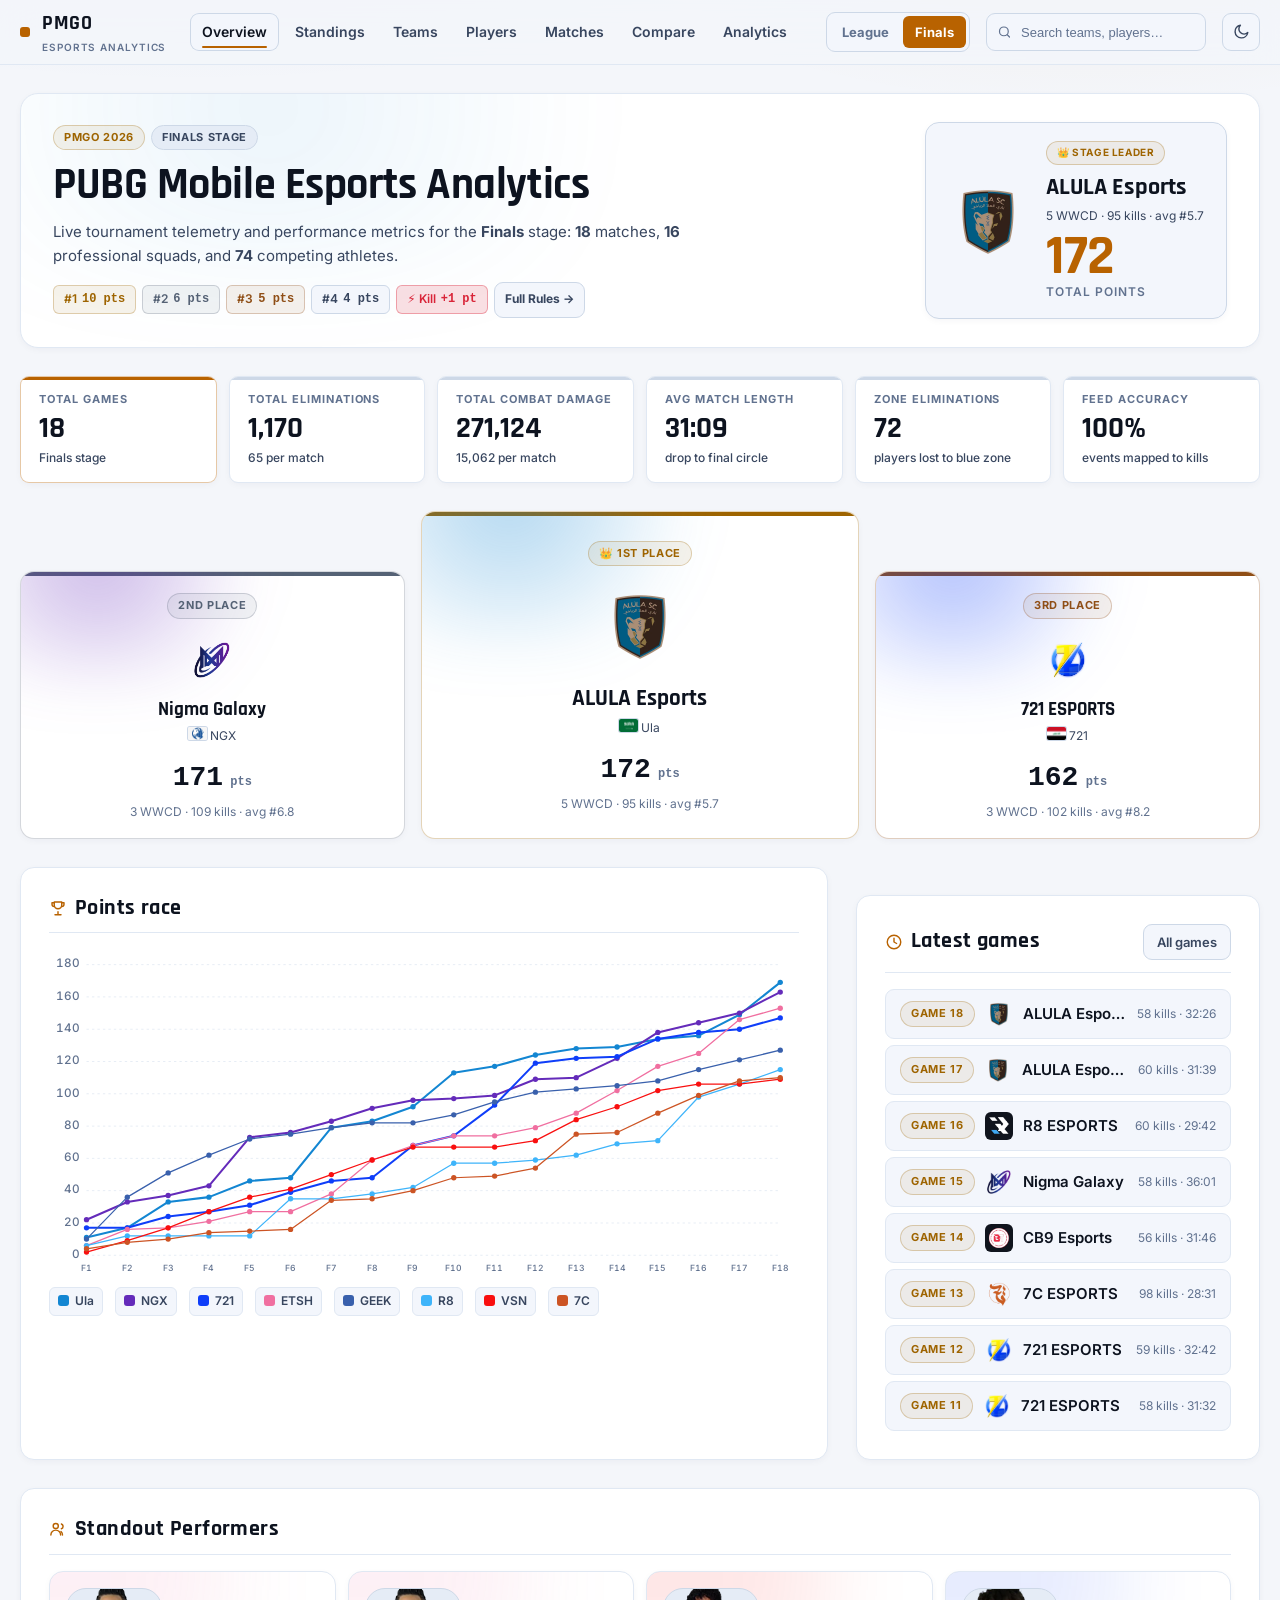
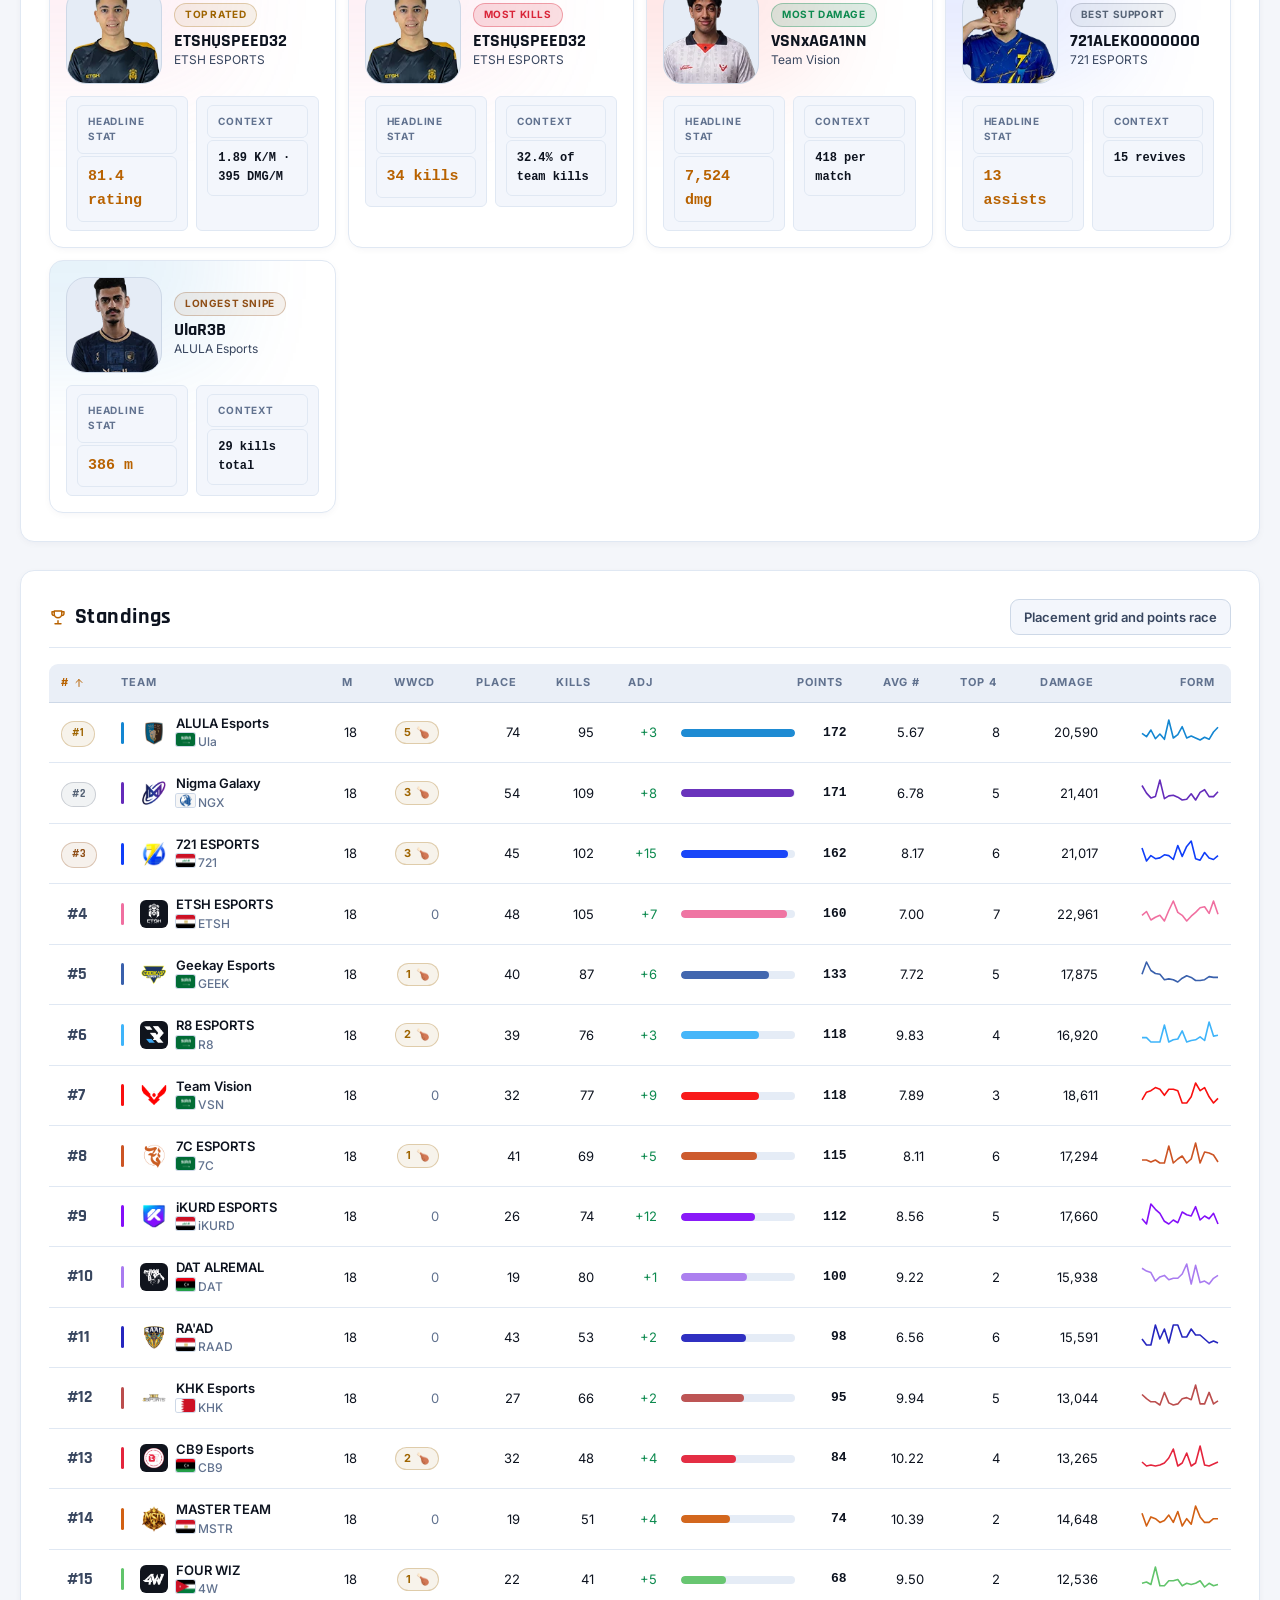
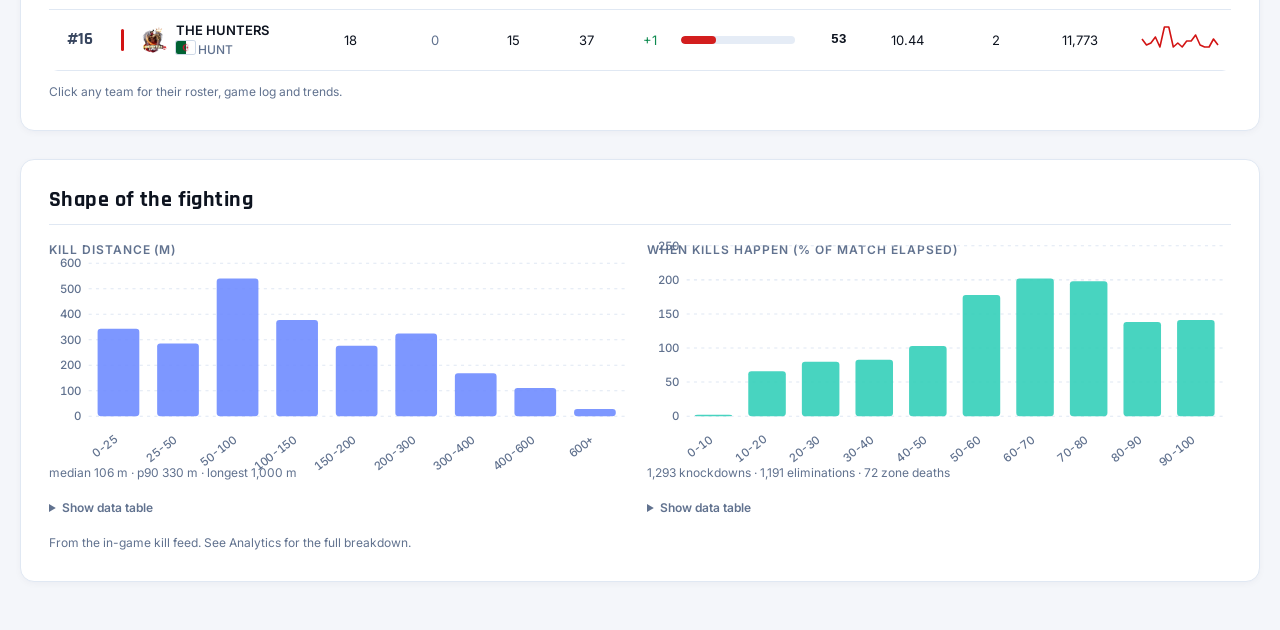
<file: index.html>
<!doctype html>
<html lang="en">
<head>
<meta charset="utf-8">
<meta name="viewport" content="width=device-width, initial-scale=1">
<title>PMGO Analytics — PUBG Mobile esports stats</title>
<meta name="description" content="Match results, team and player statistics, and analytics for the PMGO PUBG Mobile competition.">
<meta name="color-scheme" content="dark light">
<meta name="theme-color" content="#0b0e14" media="(prefers-color-scheme: dark)">
<meta name="theme-color" content="#f4f6fb" media="(prefers-color-scheme: light)">
<meta property="og:title" content="PMGO Analytics">
<meta property="og:description" content="PUBG Mobile esports analytics: standings, team and player stats, match breakdowns and comparisons.">
<meta property="og:type" content="website">
<script>
  /* Apply the stored theme before first paint so there is no flash. */
  (function () {
    try {
      var t = localStorage.getItem('pmgo.theme');
      if (t === 'light' || t === 'dark') document.documentElement.dataset.theme = t;
    } catch (e) { /* private mode: fall back to the OS preference */ }
  })();
</script>
<link rel="preconnect" href="https://fonts.googleapis.com">
<link rel="preconnect" href="https://fonts.gstatic.com" crossorigin>
<link href="https://fonts.googleapis.com/css2?family=Inter:wght@400;500;600;700;800&family=Rajdhani:wght@500;600;700;800&display=swap" rel="stylesheet">
<link rel="stylesheet" href="assets/css/app.css?v=18">
<link rel="icon" href="data:image/svg+xml,%3Csvg xmlns='http://www.w3.org/2000/svg' viewBox='0 0 32 32'%3E%3Crect width='32' height='32' rx='7' fill='%230b0e14'/%3E%3Crect x='7' y='16' width='4' height='9' rx='1.5' fill='%23ffb02e'/%3E%3Crect x='14' y='11' width='4' height='14' rx='1.5' fill='%2335d0ba'/%3E%3Crect x='21' y='6' width='4' height='19' rx='1.5' fill='%236f8cff'/%3E%3C/svg%3E">
</head>
<body>

<a class="skip-link" href="#main">Skip to content</a>

<header class="top">
  <div class="top-inner">
    <a class="brand" href="#/" aria-label="PMGO Analytics — home">
      <span class="dot" aria-hidden="true"></span>
      <span>PMGO<small>Esports Analytics</small></span>
    </a>
    <nav class="main" id="nav" aria-label="Main"></nav>
    <div class="scope-picker" id="scope" role="group" aria-label="Tournament stage"></div>
    <div class="search-box">
      <span class="icon" aria-hidden="true"></span>
      <input id="search" type="search" placeholder="Search teams, players…" autocomplete="off"
        role="combobox" aria-expanded="false" aria-controls="search-results"
        aria-label="Search teams, players and games">
      <div class="search-results hidden" id="search-results" role="listbox" aria-label="Search results"></div>
    </div>
    <button class="icon-btn" id="theme-toggle" type="button" aria-label="Switch theme"></button>
  </div>
</header>

<main id="main">
  <div class="wrap" id="view" aria-live="polite" aria-busy="true"></div>
</main>

<div class="tooltip" id="tooltip" role="status" aria-live="polite"></div>

<script type="module" src="assets/js/main.js?v=18"></script>
</body>
</html>
</file>
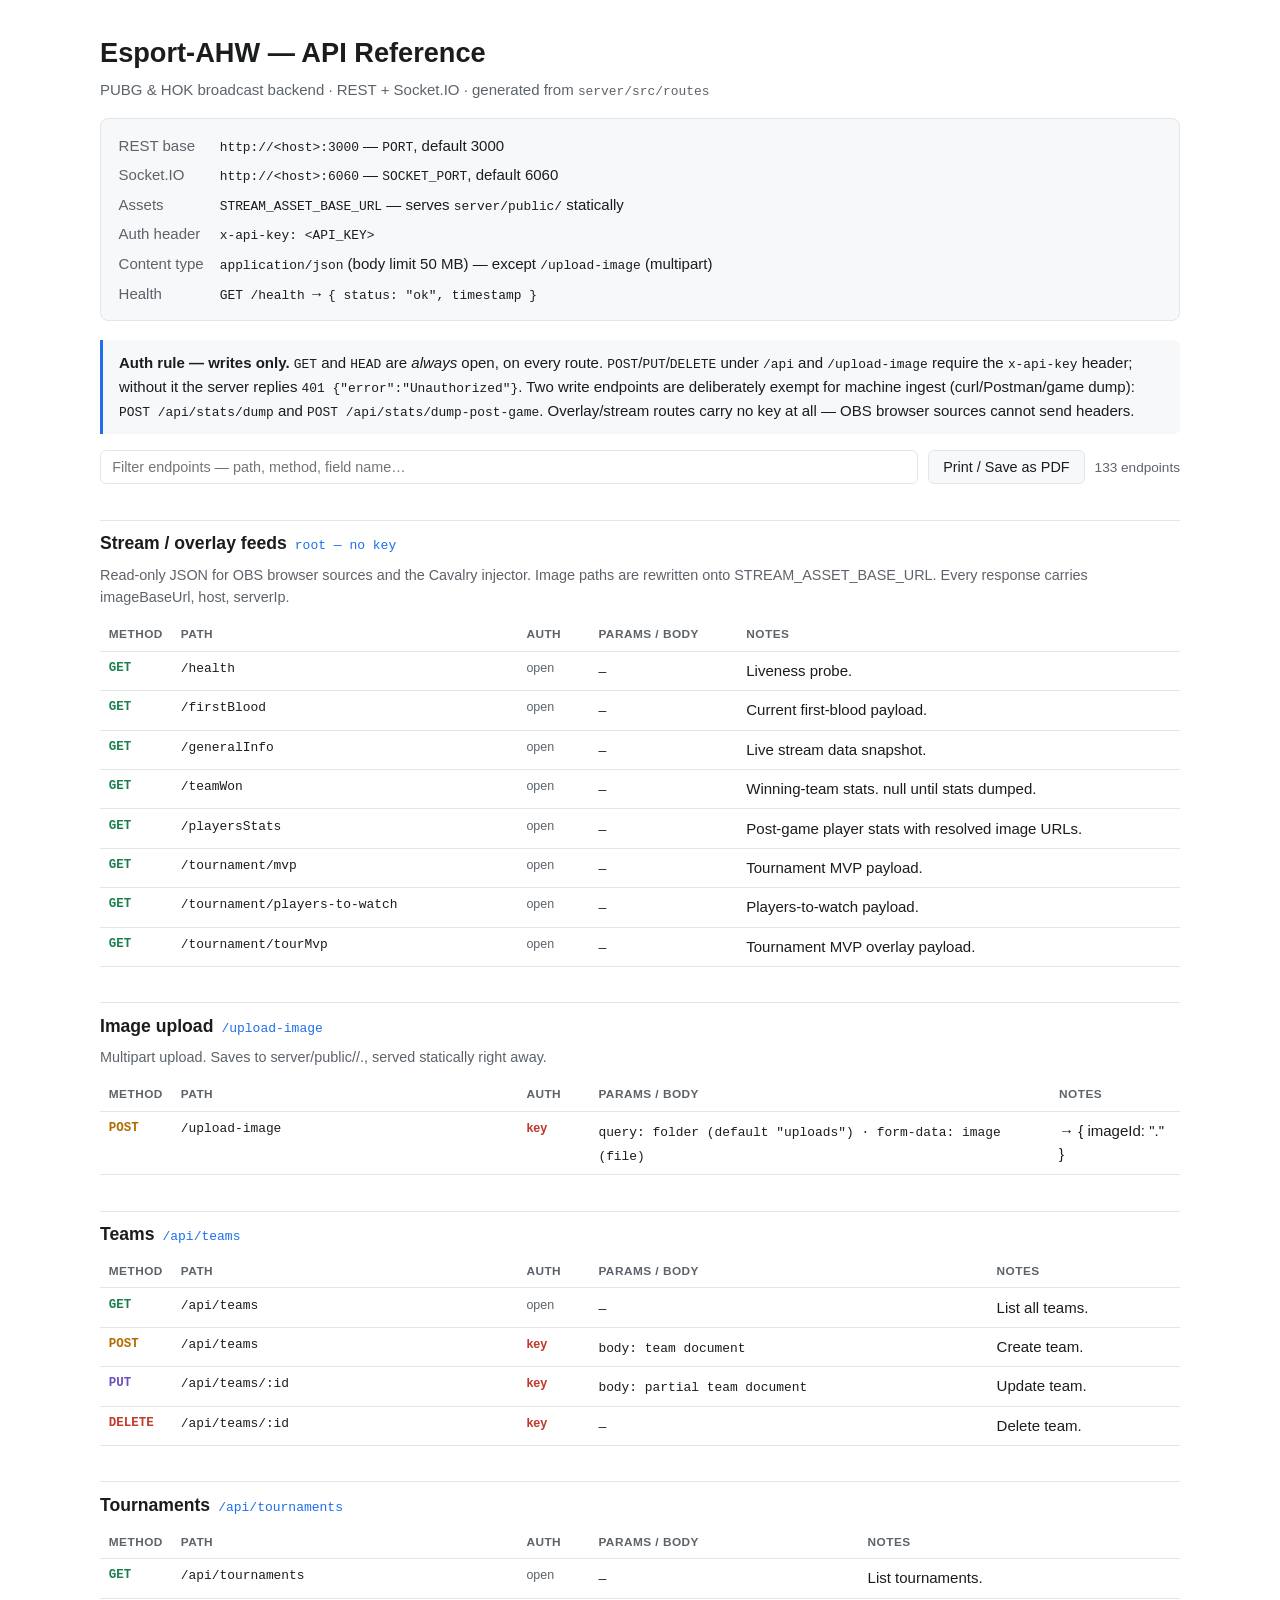
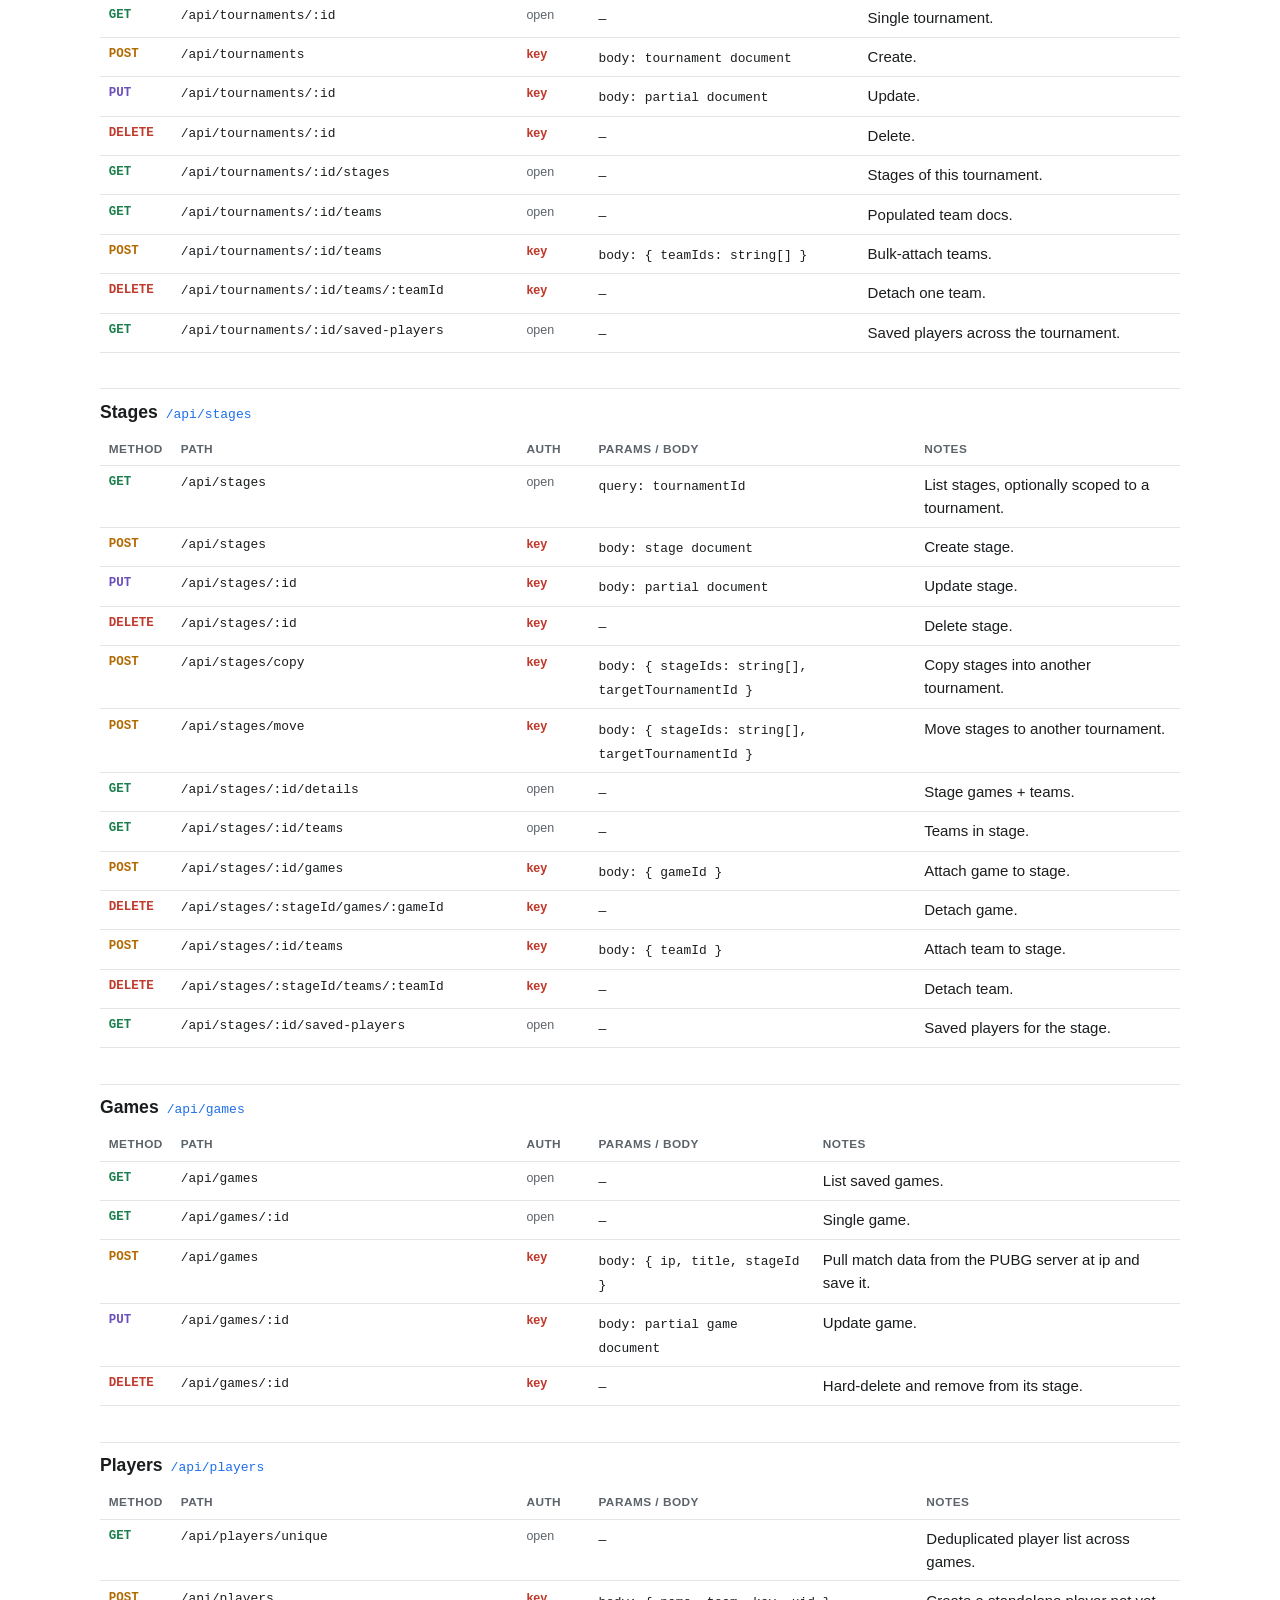
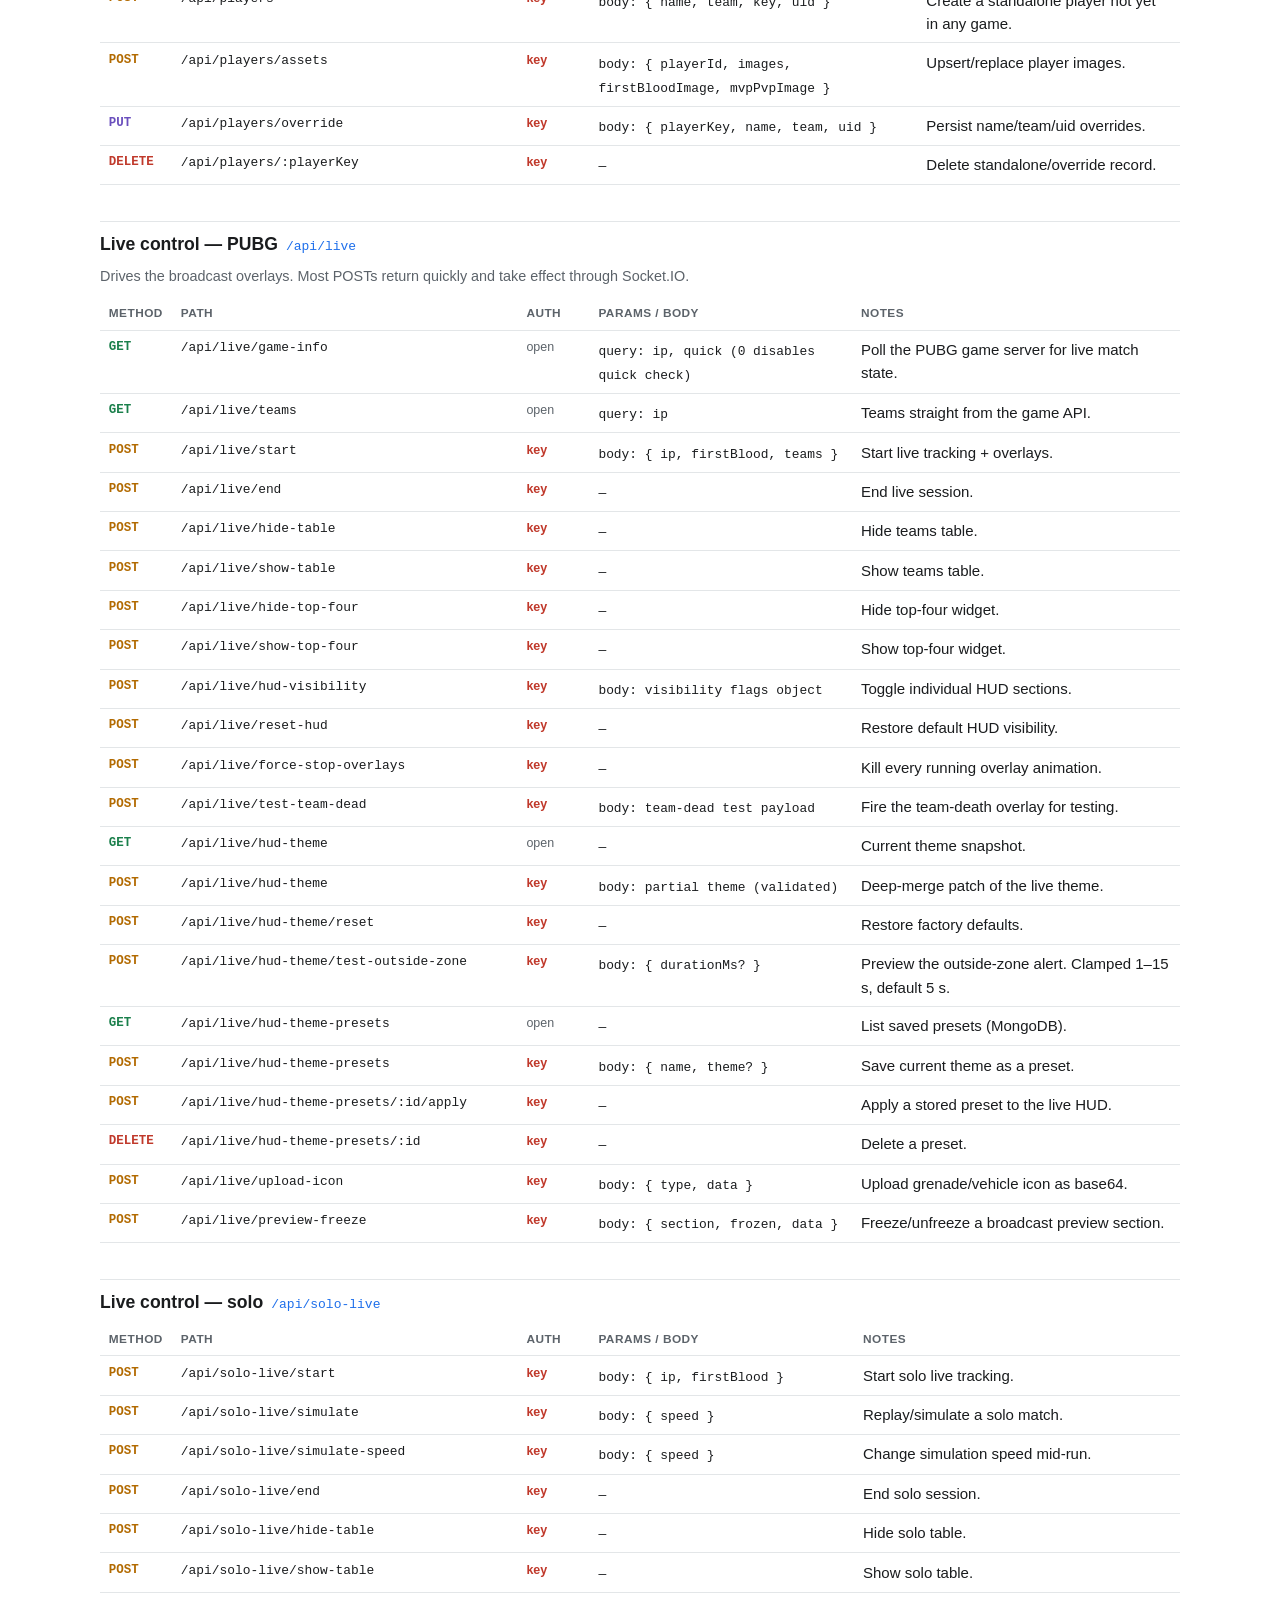
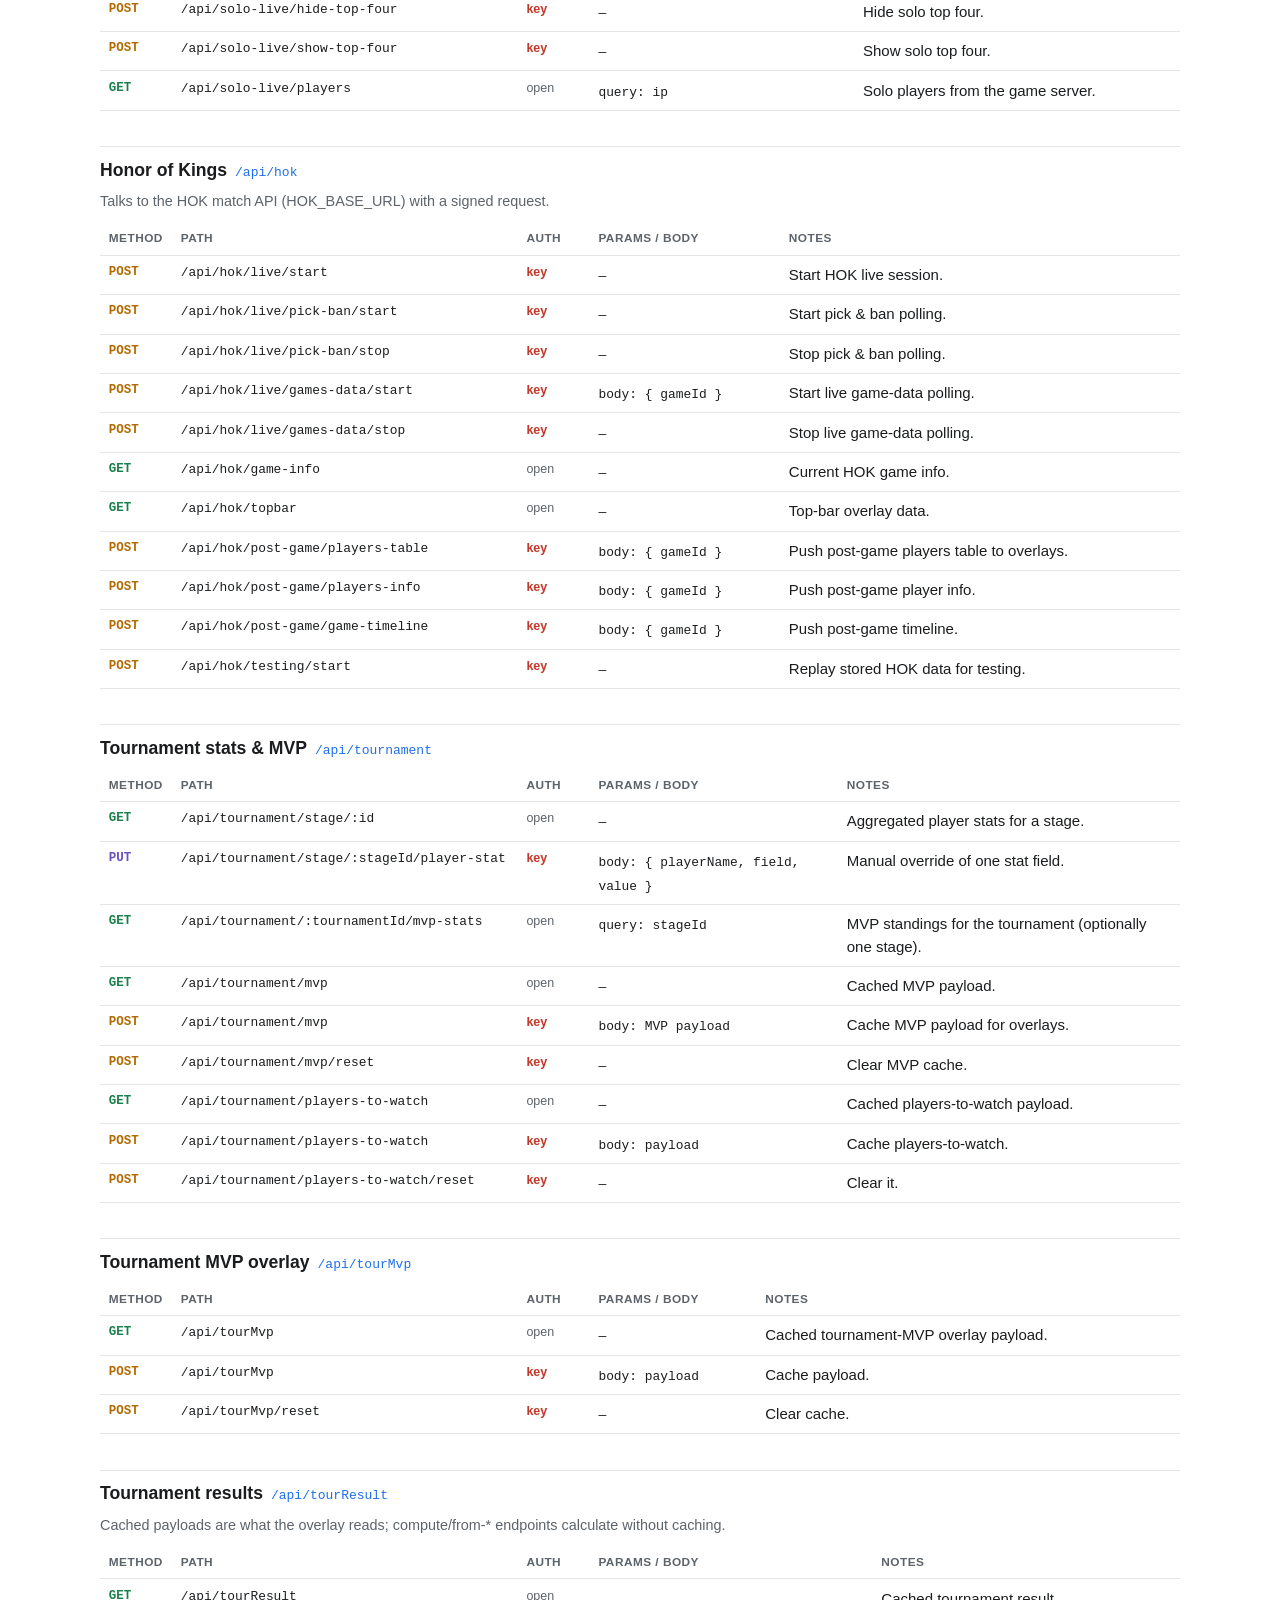
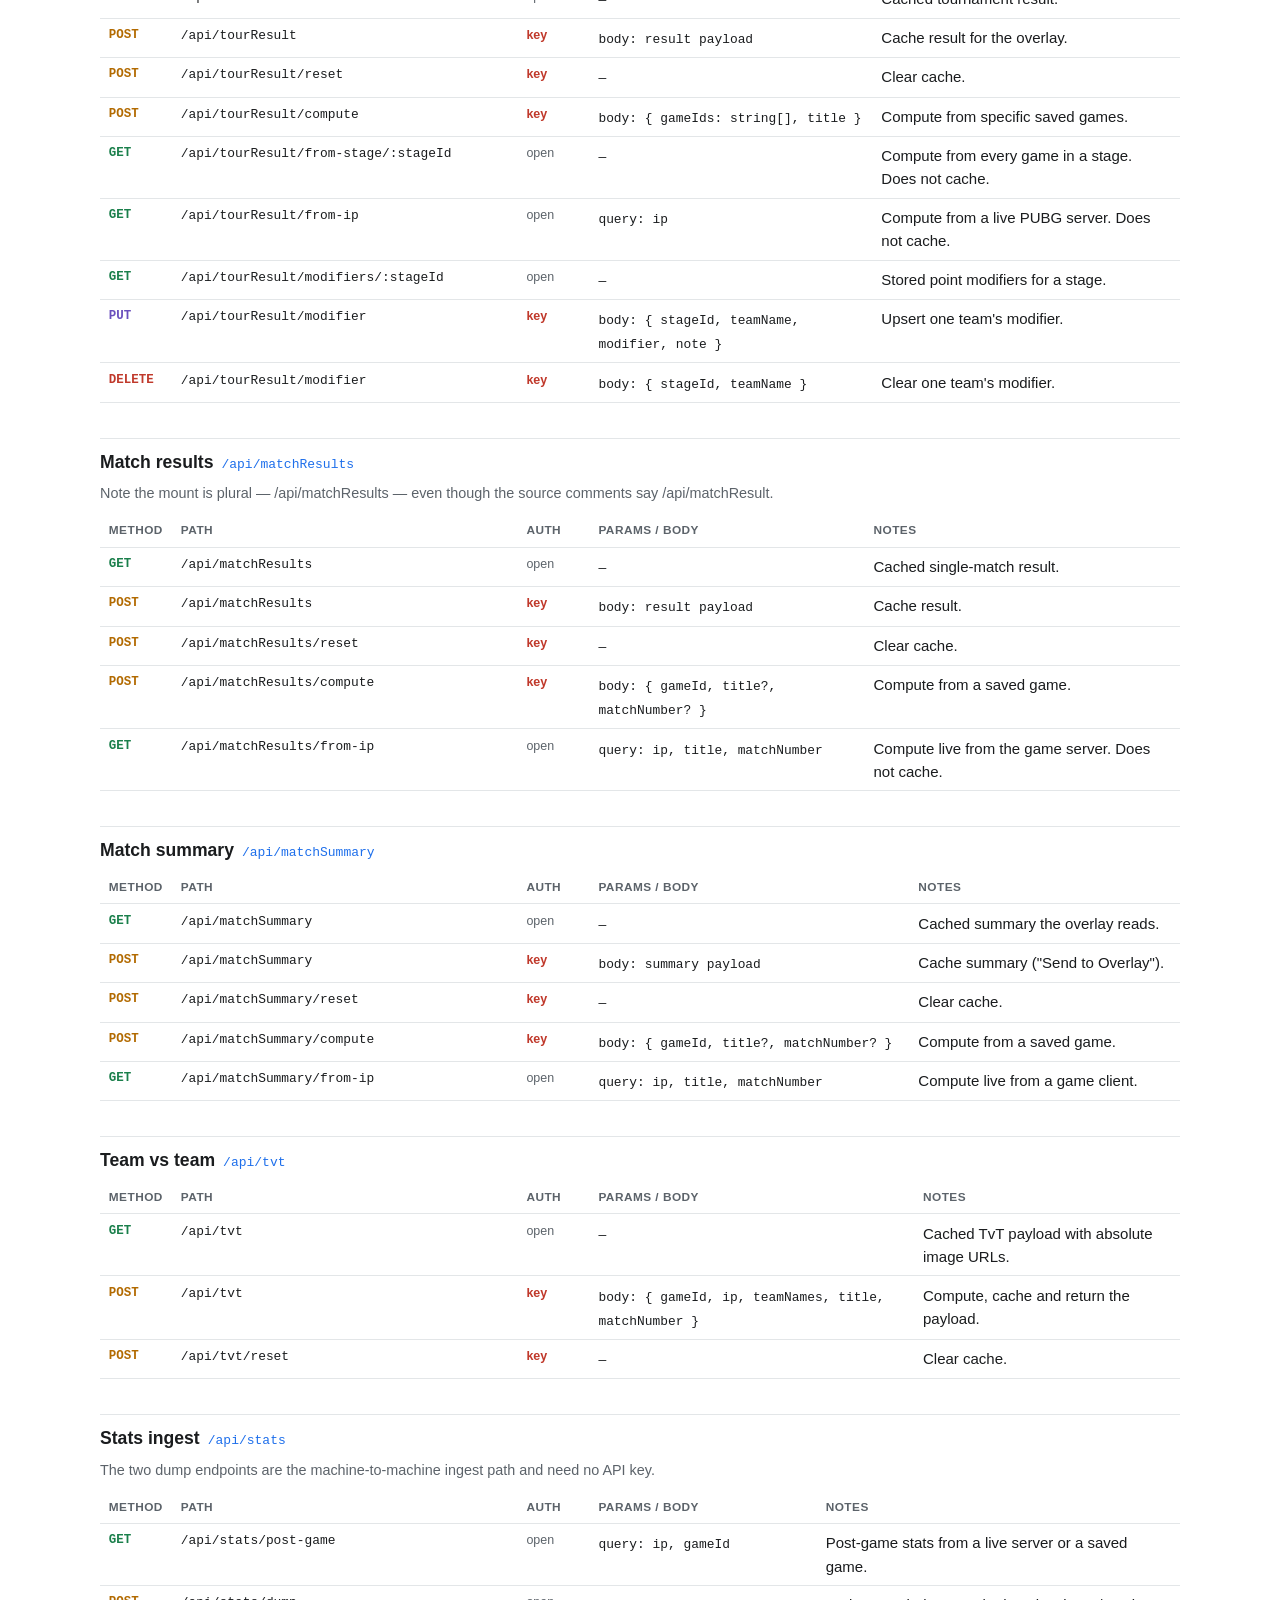
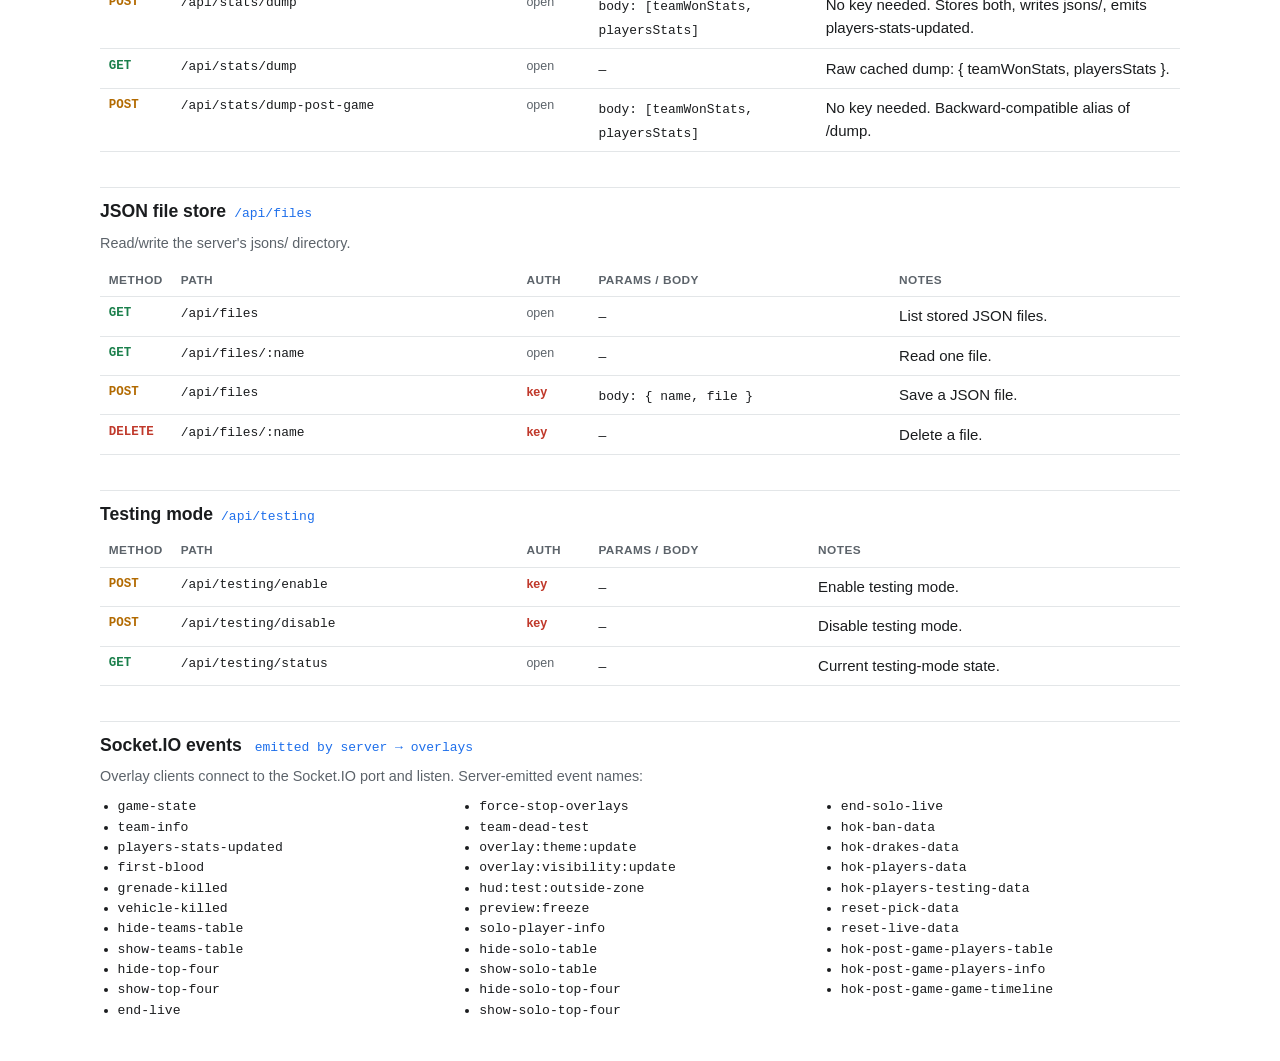
<file: API.html>
<!doctype html>
<html lang="en">
<head>
<meta charset="utf-8">
<meta name="viewport" content="width=device-width, initial-scale=1">
<title>Esport-AHW — API Reference</title>
<style>
  :root {
    --bg: #ffffff; --fg: #1a1c1e; --muted: #5c636a; --line: #e3e6e8;
    --card: #f7f8f9; --accent: #1e6feb;
    --get: #1a7f4b; --post: #b26a00; --put: #6a4fbd; --del: #c0392b;
  }
  @media (prefers-color-scheme: dark) {
    :root {
      --bg: #16181a; --fg: #e6e8ea; --muted: #9aa3ab; --line: #2c3034;
      --card: #1e2124; --accent: #6aa3ff;
      --get: #4cc38a; --post: #e0a458; --put: #a68ff0; --del: #f0736a;
    }
  }
  * { box-sizing: border-box; }
  body { margin: 0; padding: 2rem 1.25rem 4rem; background: var(--bg); color: var(--fg);
         font: 15px/1.55 -apple-system, "Segoe UI", Roboto, sans-serif; }
  .wrap { max-width: 1080px; margin: 0 auto; }
  h1 { font-size: 1.7rem; margin: 0 0 .25rem; }
  h2 { font-size: 1.1rem; margin: 2.2rem 0 .4rem; padding-top: .6rem; border-top: 1px solid var(--line); }
  h2 .mount { font: 13px/1 ui-monospace, "Cascadia Code", Consolas, monospace; color: var(--accent); margin-left: .5rem; }
  p.sub { color: var(--muted); margin: .2rem 0 1rem; }
  p.gdesc { color: var(--muted); margin: .2rem 0 .6rem; font-size: .9rem; }
  code, .path { font-family: ui-monospace, "Cascadia Code", Consolas, monospace; font-size: .86em; }
  .meta { background: var(--card); border: 1px solid var(--line); border-radius: 8px; padding: .9rem 1.1rem; margin-bottom: 1.2rem; }
  .meta dl { display: grid; grid-template-columns: max-content 1fr; gap: .35rem 1rem; margin: 0; }
  .meta dt { color: var(--muted); }
  .meta dd { margin: 0; }
  .note { border-left: 3px solid var(--accent); background: var(--card); padding: .7rem 1rem; margin: 1rem 0; border-radius: 0 6px 6px 0; }
  .note.warn { border-left-color: var(--del); }
  table { width: 100%; border-collapse: collapse; margin-bottom: .5rem; }
  th, td { text-align: left; padding: .45rem .55rem; border-bottom: 1px solid var(--line); vertical-align: top; }
  th { font-size: .74rem; text-transform: uppercase; letter-spacing: .04em; color: var(--muted); font-weight: 600; }
  td.m { width: 4.5rem; font-weight: 700; font-size: .78rem; font-family: ui-monospace, Consolas, monospace; }
  td.p { width: 32%; }
  td.a { width: 4.5rem; font-size: .78rem; }
  .GET { color: var(--get); } .POST { color: var(--post); }
  .PUT { color: var(--put); } .DELETE { color: var(--del); }
  .key { color: var(--del); font-weight: 600; }
  .open { color: var(--muted); }
  .tools { display: flex; gap: .6rem; flex-wrap: wrap; align-items: center; margin-bottom: 1rem; }
  input[type=search] { flex: 1 1 240px; padding: .5rem .7rem; border: 1px solid var(--line);
                       border-radius: 6px; background: var(--bg); color: var(--fg); font-size: .9rem; }
  button { padding: .5rem .9rem; border: 1px solid var(--line); border-radius: 6px;
           background: var(--card); color: var(--fg); font-size: .9rem; cursor: pointer; }
  .count { color: var(--muted); font-size: .85rem; }
  .hidden { display: none; }
  ul.ev { columns: 3; column-gap: 1.4rem; padding-left: 1.1rem; margin: .4rem 0; }
  ul.ev li { break-inside: avoid; font-family: ui-monospace, Consolas, monospace; font-size: .82rem; }
  footer { margin-top: 3rem; color: var(--muted); font-size: .82rem; border-top: 1px solid var(--line); padding-top: 1rem; }
  @media print {
    body { padding: 0; font-size: 10.5px; color: #000; background: #fff; }
    .tools, .noprint { display: none !important; }
    h2 { break-after: avoid; }
    tr { break-inside: avoid; }
    a { color: #000; text-decoration: none; }
  }
</style>
</head>
<body>
<div class="wrap">

<h1>Esport-AHW — API Reference</h1>
<p class="sub">PUBG &amp; HOK broadcast backend · REST + Socket.IO · generated from <code>server/src/routes</code></p>

<div class="meta">
  <dl>
    <dt>REST base</dt><dd><code>http://&lt;host&gt;:3000</code> — <code>PORT</code>, default 3000</dd>
    <dt>Socket.IO</dt><dd><code>http://&lt;host&gt;:6060</code> — <code>SOCKET_PORT</code>, default 6060</dd>
    <dt>Assets</dt><dd><code>STREAM_ASSET_BASE_URL</code> — serves <code>server/public/</code> statically</dd>
    <dt>Auth header</dt><dd><code>x-api-key: &lt;API_KEY&gt;</code></dd>
    <dt>Content type</dt><dd><code>application/json</code> (body limit 50 MB) — except <code>/upload-image</code> (multipart)</dd>
    <dt>Health</dt><dd><code>GET /health</code> → <code>{ status: "ok", timestamp }</code></dd>
  </dl>
</div>

<div class="note">
  <strong>Auth rule — writes only.</strong> <code>GET</code> and <code>HEAD</code> are <em>always</em> open, on every route.
  <code>POST</code>/<code>PUT</code>/<code>DELETE</code> under <code>/api</code> and <code>/upload-image</code> require the
  <code>x-api-key</code> header; without it the server replies <code>401 {"error":"Unauthorized"}</code>.
  Two write endpoints are deliberately exempt for machine ingest (curl/Postman/game dump):
  <code>POST /api/stats/dump</code> and <code>POST /api/stats/dump-post-game</code>.
  Overlay/stream routes carry no key at all — OBS browser sources cannot send headers.
</div>

<div class="tools noprint">
  <input type="search" id="q" placeholder="Filter endpoints — path, method, field name…" autocomplete="off">
  <button onclick="window.print()">Print / Save as PDF</button>
  <span class="count" id="count"></span>
</div>

<div id="groups"></div>

<h2>Socket.IO events <span class="mount">emitted by server → overlays</span></h2>
<p class="gdesc">Overlay clients connect to the Socket.IO port and listen. Server-emitted event names:</p>
<ul class="ev">
  <li>game-state</li><li>team-info</li><li>players-stats-updated</li>
  <li>first-blood</li><li>grenade-killed</li><li>vehicle-killed</li>
  <li>hide-teams-table</li><li>show-teams-table</li><li>hide-top-four</li><li>show-top-four</li>
  <li>end-live</li><li>force-stop-overlays</li><li>team-dead-test</li>
  <li>overlay:theme:update</li><li>overlay:visibility:update</li>
  <li>hud:test:outside-zone</li><li>preview:freeze</li>
  <li>solo-player-info</li><li>hide-solo-table</li><li>show-solo-table</li>
  <li>hide-solo-top-four</li><li>show-solo-top-four</li><li>end-solo-live</li>
  <li>hok-ban-data</li><li>hok-drakes-data</li><li>hok-players-data</li>
  <li>hok-players-testing-data</li><li>reset-pick-data</li><li>reset-live-data</li>
  <li>hok-post-game-players-table</li><li>hok-post-game-players-info</li><li>hok-post-game-game-timeline</li>
</ul>

<footer>
  Source of truth: <code>server/src/routes/index.ts</code> (mounts) and <code>server/src/index.ts</code> (app wiring).
  Not mounted, therefore not reachable: <code>routes/weeks.ts</code> and <code>routes/live3.ts</code>.
</footer>

</div>

<script>
// Data mirrors server/src/routes. Row = [method, path, params/body, note]
const GROUPS = [
  { name: "Stream / overlay feeds", mount: "root — no key", desc: "Read-only JSON for OBS browser sources and the Cavalry injector. Image paths are rewritten onto STREAM_ASSET_BASE_URL. Every response carries imageBaseUrl, host, serverIp.", rows: [
    ["GET", "/health", "—", "Liveness probe."],
    ["GET", "/firstBlood", "—", "Current first-blood payload."],
    ["GET", "/generalInfo", "—", "Live stream data snapshot."],
    ["GET", "/teamWon", "—", "Winning-team stats. null until stats dumped."],
    ["GET", "/playersStats", "—", "Post-game player stats with resolved image URLs."],
    ["GET", "/tournament/mvp", "—", "Tournament MVP payload."],
    ["GET", "/tournament/players-to-watch", "—", "Players-to-watch payload."],
    ["GET", "/tournament/tourMvp", "—", "Tournament MVP overlay payload."],
  ]},

  { name: "Image upload", mount: "/upload-image", desc: "Multipart upload. Saves to server/public/<folder>/<uuid>.<ext>, served statically right away.", rows: [
    ["POST", "/upload-image", "query: folder (default \"uploads\") · form-data: image (file)", "→ { imageId: \"<uuid>.<ext>\" }"],
  ]},

  { name: "Teams", mount: "/api/teams", desc: "", rows: [
    ["GET", "/api/teams", "—", "List all teams."],
    ["POST", "/api/teams", "body: team document", "Create team."],
    ["PUT", "/api/teams/:id", "body: partial team document", "Update team."],
    ["DELETE", "/api/teams/:id", "—", "Delete team."],
  ]},

  { name: "Tournaments", mount: "/api/tournaments", desc: "", rows: [
    ["GET", "/api/tournaments", "—", "List tournaments."],
    ["GET", "/api/tournaments/:id", "—", "Single tournament."],
    ["POST", "/api/tournaments", "body: tournament document", "Create."],
    ["PUT", "/api/tournaments/:id", "body: partial document", "Update."],
    ["DELETE", "/api/tournaments/:id", "—", "Delete."],
    ["GET", "/api/tournaments/:id/stages", "—", "Stages of this tournament."],
    ["GET", "/api/tournaments/:id/teams", "—", "Populated team docs."],
    ["POST", "/api/tournaments/:id/teams", "body: { teamIds: string[] }", "Bulk-attach teams."],
    ["DELETE", "/api/tournaments/:id/teams/:teamId", "—", "Detach one team."],
    ["GET", "/api/tournaments/:id/saved-players", "—", "Saved players across the tournament."],
  ]},

  { name: "Stages", mount: "/api/stages", desc: "", rows: [
    ["GET", "/api/stages", "query: tournamentId", "List stages, optionally scoped to a tournament."],
    ["POST", "/api/stages", "body: stage document", "Create stage."],
    ["PUT", "/api/stages/:id", "body: partial document", "Update stage."],
    ["DELETE", "/api/stages/:id", "—", "Delete stage."],
    ["POST", "/api/stages/copy", "body: { stageIds: string[], targetTournamentId }", "Copy stages into another tournament."],
    ["POST", "/api/stages/move", "body: { stageIds: string[], targetTournamentId }", "Move stages to another tournament."],
    ["GET", "/api/stages/:id/details", "—", "Stage games + teams."],
    ["GET", "/api/stages/:id/teams", "—", "Teams in stage."],
    ["POST", "/api/stages/:id/games", "body: { gameId }", "Attach game to stage."],
    ["DELETE", "/api/stages/:stageId/games/:gameId", "—", "Detach game."],
    ["POST", "/api/stages/:id/teams", "body: { teamId }", "Attach team to stage."],
    ["DELETE", "/api/stages/:stageId/teams/:teamId", "—", "Detach team."],
    ["GET", "/api/stages/:id/saved-players", "—", "Saved players for the stage."],
  ]},

  { name: "Games", mount: "/api/games", desc: "", rows: [
    ["GET", "/api/games", "—", "List saved games."],
    ["GET", "/api/games/:id", "—", "Single game."],
    ["POST", "/api/games", "body: { ip, title, stageId }", "Pull match data from the PUBG server at ip and save it."],
    ["PUT", "/api/games/:id", "body: partial game document", "Update game."],
    ["DELETE", "/api/games/:id", "—", "Hard-delete and remove from its stage."],
  ]},

  { name: "Players", mount: "/api/players", desc: "", rows: [
    ["GET", "/api/players/unique", "—", "Deduplicated player list across games."],
    ["POST", "/api/players", "body: { name, team, key, uid }", "Create a standalone player not yet in any game."],
    ["POST", "/api/players/assets", "body: { playerId, images, firstBloodImage, mvpPvpImage }", "Upsert/replace player images."],
    ["PUT", "/api/players/override", "body: { playerKey, name, team, uid }", "Persist name/team/uid overrides."],
    ["DELETE", "/api/players/:playerKey", "—", "Delete standalone/override record."],
  ]},

  { name: "Live control — PUBG", mount: "/api/live", desc: "Drives the broadcast overlays. Most POSTs return quickly and take effect through Socket.IO.", rows: [
    ["GET", "/api/live/game-info", "query: ip, quick (0 disables quick check)", "Poll the PUBG game server for live match state."],
    ["GET", "/api/live/teams", "query: ip", "Teams straight from the game API."],
    ["POST", "/api/live/start", "body: { ip, firstBlood, teams }", "Start live tracking + overlays."],
    ["POST", "/api/live/end", "—", "End live session."],
    ["POST", "/api/live/hide-table", "—", "Hide teams table."],
    ["POST", "/api/live/show-table", "—", "Show teams table."],
    ["POST", "/api/live/hide-top-four", "—", "Hide top-four widget."],
    ["POST", "/api/live/show-top-four", "—", "Show top-four widget."],
    ["POST", "/api/live/hud-visibility", "body: visibility flags object", "Toggle individual HUD sections."],
    ["POST", "/api/live/reset-hud", "—", "Restore default HUD visibility."],
    ["POST", "/api/live/force-stop-overlays", "—", "Kill every running overlay animation."],
    ["POST", "/api/live/test-team-dead", "body: team-dead test payload", "Fire the team-death overlay for testing."],
    ["GET", "/api/live/hud-theme", "—", "Current theme snapshot."],
    ["POST", "/api/live/hud-theme", "body: partial theme (validated)", "Deep-merge patch of the live theme."],
    ["POST", "/api/live/hud-theme/reset", "—", "Restore factory defaults."],
    ["POST", "/api/live/hud-theme/test-outside-zone", "body: { durationMs? }", "Preview the outside-zone alert. Clamped 1–15 s, default 5 s."],
    ["GET", "/api/live/hud-theme-presets", "—", "List saved presets (MongoDB)."],
    ["POST", "/api/live/hud-theme-presets", "body: { name, theme? }", "Save current theme as a preset."],
    ["POST", "/api/live/hud-theme-presets/:id/apply", "—", "Apply a stored preset to the live HUD."],
    ["DELETE", "/api/live/hud-theme-presets/:id", "—", "Delete a preset."],
    ["POST", "/api/live/upload-icon", "body: { type, data }", "Upload grenade/vehicle icon as base64."],
    ["POST", "/api/live/preview-freeze", "body: { section, frozen, data }", "Freeze/unfreeze a broadcast preview section."],
  ]},

  { name: "Live control — solo", mount: "/api/solo-live", desc: "", rows: [
    ["POST", "/api/solo-live/start", "body: { ip, firstBlood }", "Start solo live tracking."],
    ["POST", "/api/solo-live/simulate", "body: { speed }", "Replay/simulate a solo match."],
    ["POST", "/api/solo-live/simulate-speed", "body: { speed }", "Change simulation speed mid-run."],
    ["POST", "/api/solo-live/end", "—", "End solo session."],
    ["POST", "/api/solo-live/hide-table", "—", "Hide solo table."],
    ["POST", "/api/solo-live/show-table", "—", "Show solo table."],
    ["POST", "/api/solo-live/hide-top-four", "—", "Hide solo top four."],
    ["POST", "/api/solo-live/show-top-four", "—", "Show solo top four."],
    ["GET", "/api/solo-live/players", "query: ip", "Solo players from the game server."],
  ]},

  { name: "Honor of Kings", mount: "/api/hok", desc: "Talks to the HOK match API (HOK_BASE_URL) with a signed request.", rows: [
    ["POST", "/api/hok/live/start", "—", "Start HOK live session."],
    ["POST", "/api/hok/live/pick-ban/start", "—", "Start pick &amp; ban polling."],
    ["POST", "/api/hok/live/pick-ban/stop", "—", "Stop pick &amp; ban polling."],
    ["POST", "/api/hok/live/games-data/start", "body: { gameId }", "Start live game-data polling."],
    ["POST", "/api/hok/live/games-data/stop", "—", "Stop live game-data polling."],
    ["GET", "/api/hok/game-info", "—", "Current HOK game info."],
    ["GET", "/api/hok/topbar", "—", "Top-bar overlay data."],
    ["POST", "/api/hok/post-game/players-table", "body: { gameId }", "Push post-game players table to overlays."],
    ["POST", "/api/hok/post-game/players-info", "body: { gameId }", "Push post-game player info."],
    ["POST", "/api/hok/post-game/game-timeline", "body: { gameId }", "Push post-game timeline."],
    ["POST", "/api/hok/testing/start", "—", "Replay stored HOK data for testing."],
  ]},

  { name: "Tournament stats &amp; MVP", mount: "/api/tournament", desc: "", rows: [
    ["GET", "/api/tournament/stage/:id", "—", "Aggregated player stats for a stage."],
    ["PUT", "/api/tournament/stage/:stageId/player-stat", "body: { playerName, field, value }", "Manual override of one stat field."],
    ["GET", "/api/tournament/:tournamentId/mvp-stats", "query: stageId", "MVP standings for the tournament (optionally one stage)."],
    ["GET", "/api/tournament/mvp", "—", "Cached MVP payload."],
    ["POST", "/api/tournament/mvp", "body: MVP payload", "Cache MVP payload for overlays."],
    ["POST", "/api/tournament/mvp/reset", "—", "Clear MVP cache."],
    ["GET", "/api/tournament/players-to-watch", "—", "Cached players-to-watch payload."],
    ["POST", "/api/tournament/players-to-watch", "body: payload", "Cache players-to-watch."],
    ["POST", "/api/tournament/players-to-watch/reset", "—", "Clear it."],
  ]},

  { name: "Tournament MVP overlay", mount: "/api/tourMvp", desc: "", rows: [
    ["GET", "/api/tourMvp", "—", "Cached tournament-MVP overlay payload."],
    ["POST", "/api/tourMvp", "body: payload", "Cache payload."],
    ["POST", "/api/tourMvp/reset", "—", "Clear cache."],
  ]},

  { name: "Tournament results", mount: "/api/tourResult", desc: "Cached payloads are what the overlay reads; compute/from-* endpoints calculate without caching.", rows: [
    ["GET", "/api/tourResult", "—", "Cached tournament result."],
    ["POST", "/api/tourResult", "body: result payload", "Cache result for the overlay."],
    ["POST", "/api/tourResult/reset", "—", "Clear cache."],
    ["POST", "/api/tourResult/compute", "body: { gameIds: string[], title }", "Compute from specific saved games."],
    ["GET", "/api/tourResult/from-stage/:stageId", "—", "Compute from every game in a stage. Does not cache."],
    ["GET", "/api/tourResult/from-ip", "query: ip", "Compute from a live PUBG server. Does not cache."],
    ["GET", "/api/tourResult/modifiers/:stageId", "—", "Stored point modifiers for a stage."],
    ["PUT", "/api/tourResult/modifier", "body: { stageId, teamName, modifier, note }", "Upsert one team's modifier."],
    ["DELETE", "/api/tourResult/modifier", "body: { stageId, teamName }", "Clear one team's modifier."],
  ]},

  { name: "Match results", mount: "/api/matchResults", desc: "Note the mount is plural — /api/matchResults — even though the source comments say /api/matchResult.", rows: [
    ["GET", "/api/matchResults", "—", "Cached single-match result."],
    ["POST", "/api/matchResults", "body: result payload", "Cache result."],
    ["POST", "/api/matchResults/reset", "—", "Clear cache."],
    ["POST", "/api/matchResults/compute", "body: { gameId, title?, matchNumber? }", "Compute from a saved game."],
    ["GET", "/api/matchResults/from-ip", "query: ip, title, matchNumber", "Compute live from the game server. Does not cache."],
  ]},

  { name: "Match summary", mount: "/api/matchSummary", desc: "", rows: [
    ["GET", "/api/matchSummary", "—", "Cached summary the overlay reads."],
    ["POST", "/api/matchSummary", "body: summary payload", "Cache summary (\"Send to Overlay\")."],
    ["POST", "/api/matchSummary/reset", "—", "Clear cache."],
    ["POST", "/api/matchSummary/compute", "body: { gameId, title?, matchNumber? }", "Compute from a saved game."],
    ["GET", "/api/matchSummary/from-ip", "query: ip, title, matchNumber", "Compute live from a game client."],
  ]},

  { name: "Team vs team", mount: "/api/tvt", desc: "", rows: [
    ["GET", "/api/tvt", "—", "Cached TvT payload with absolute image URLs."],
    ["POST", "/api/tvt", "body: { gameId, ip, teamNames, title, matchNumber }", "Compute, cache and return the payload."],
    ["POST", "/api/tvt/reset", "—", "Clear cache."],
  ]},

  { name: "Stats ingest", mount: "/api/stats", desc: "The two dump endpoints are the machine-to-machine ingest path and need no API key.", rows: [
    ["GET", "/api/stats/post-game", "query: ip, gameId", "Post-game stats from a live server or a saved game."],
    ["POST", "/api/stats/dump", "body: [teamWonStats, playersStats]", "No key needed. Stores both, writes jsons/, emits players-stats-updated."],
    ["GET", "/api/stats/dump", "—", "Raw cached dump: { teamWonStats, playersStats }."],
    ["POST", "/api/stats/dump-post-game", "body: [teamWonStats, playersStats]", "No key needed. Backward-compatible alias of /dump."],
  ]},

  { name: "JSON file store", mount: "/api/files", desc: "Read/write the server's jsons/ directory.", rows: [
    ["GET", "/api/files", "—", "List stored JSON files."],
    ["GET", "/api/files/:name", "—", "Read one file."],
    ["POST", "/api/files", "body: { name, file }", "Save a JSON file."],
    ["DELETE", "/api/files/:name", "—", "Delete a file."],
  ]},

  { name: "Testing mode", mount: "/api/testing", desc: "", rows: [
    ["POST", "/api/testing/enable", "—", "Enable testing mode."],
    ["POST", "/api/testing/disable", "—", "Disable testing mode."],
    ["GET", "/api/testing/status", "—", "Current testing-mode state."],
  ]},
];

const EXEMPT = new Set(["POST /api/stats/dump", "POST /api/stats/dump-post-game"]);
const needsKey = (m, p) => m !== "GET" && !EXEMPT.has(m + " " + p);

document.getElementById("groups").innerHTML = GROUPS.map(g => `
  <h2>${g.name}<span class="mount">${g.mount}</span></h2>
  ${g.desc ? `<p class="gdesc">${g.desc}</p>` : ""}
  <table>
    <thead><tr><th>Method</th><th>Path</th><th>Auth</th><th>Params / body</th><th>Notes</th></tr></thead>
    <tbody>${g.rows.map(([m, p, params, note]) => `
      <tr>
        <td class="m ${m}">${m}</td>
        <td class="p path">${p}</td>
        <td class="a">${needsKey(m, p) ? '<span class="key">key</span>' : '<span class="open">open</span>'}</td>
        <td><code>${params}</code></td>
        <td>${note}</td>
      </tr>`).join("")}
    </tbody>
  </table>
`).join("");

const total = GROUPS.reduce((n, g) => n + g.rows.length, 0);
const countEl = document.getElementById("count");
countEl.textContent = total + " endpoints";

document.getElementById("q").addEventListener("input", e => {
  const term = e.target.value.trim().toLowerCase();
  let shown = 0;
  document.querySelectorAll("#groups table").forEach(tbl => {
    let any = false;
    tbl.querySelectorAll("tbody tr").forEach(tr => {
      const hit = !term || tr.textContent.toLowerCase().includes(term);
      tr.classList.toggle("hidden", !hit);
      if (hit) { any = true; shown++; }
    });
    tbl.classList.toggle("hidden", !any);
    tbl.previousElementSibling.classList.toggle("hidden", !any);            // desc or h2
    if (tbl.previousElementSibling.tagName === "P") {
      tbl.previousElementSibling.previousElementSibling.classList.toggle("hidden", !any);
    }
  });
  countEl.textContent = term ? `${shown} of ${total} endpoints` : `${total} endpoints`;
});
</script>
</body>
</html>
</file>
<file: assets/css/app.css>
/* ==========================================================================
   PMGO Analytics — High-Impact Esports Design System (UI/UX Pro Max)

   Architecture:
   1. Tokens & Color Palette (Dark Default & Light Mode)
   2. Base & Typography
   3. Utilities & Micro-Interactions
   4. Layout & Frosted Glass Header
   5. Page Furniture, Headers & Structured Metadata Ribbons
   6. Stat Tiles & Metric Callouts
   7. Esports Broadcast Podium & Hero Cards
   8. Match, Player & Team Cards
   9. Leaderboard Tables & Rank Badges
   10. Charts, Heatmaps & Sparklines
   11. Kill Feed, Elimination Timeline & Compare Tools
   12. Responsive Breakpoints & Accessibility
   ========================================================================== */

/* ---------------------------------------------------------------- tokens --- */
:root {
  /* Type Scale */
  --fs-xs: 0.75rem;    /* 12px */
  --fs-sm: 0.8125rem;  /* 13px */
  --fs-md: 0.9375rem;  /* 15px */
  --fs-base: 1rem;     /* 16px */
  --fs-lg: 1.25rem;    /* 20px */
  --fs-xl: 1.625rem;   /* 26px */
  --fs-2xl: 2.125rem;  /* 34px */
  --fs-3xl: 2.875rem;  /* 46px */

  /* Spacing Scale */
  --s-1: 4px;
  --s-2: 8px;
  --s-3: 12px;
  --s-4: 16px;
  --s-5: 20px;
  --s-6: 28px;
  --s-7: 38px;
  --s-8: 48px;

  --radius-xl: 18px;
  --radius: 14px;
  --radius-sm: 9px;
  --radius-xs: 6px;
  --radius-full: 9999px;
  --nav-h: 64px;
  --tap: 44px;

  --mono: ui-monospace, "SF Mono", "JetBrains Mono", Menlo, Consolas, monospace;
  --sans: "Inter", system-ui, -apple-system, "Segoe UI", Roboto, sans-serif;
  --display: "Rajdhani", "Inter", system-ui, sans-serif;

  --ease: cubic-bezier(.16, 1, .3, 1);
  --ease-bounce: cubic-bezier(.34, 1.56, .64, 1);

  /* Dark Theme Palette (Broadcast Default) */
  color-scheme: dark;
  --bg: #080b11;
  --bg-2: #0e131d;
  --bg-3: #131a27;
  --panel: #111723;
  --panel-2: #161f2f;
  --panel-3: #1c273a;
  --panel-glass: rgba(17, 23, 35, 0.85);
  
  --line: #222d42;
  --line-soft: #172030;
  
  --text: #f0f4fc;
  --text-2: #b2c0d8;
  --text-3: #7283a0;
  
  --accent: #ffb02e;
  --accent-glow: rgba(255, 176, 46, 0.22);
  --accent-ink: #1c1100;
  --accent-2: #00e5ff;
  --accent-3: #6366f1;
  
  --danger: #ff4757;
  --good: #10b981;
  
  --gold: #ffc837;
  --gold-bg: rgba(255, 200, 55, 0.12);
  --gold-border: rgba(255, 200, 55, 0.35);
  --silver: #d1d9e6;
  --silver-bg: rgba(209, 217, 230, 0.1);
  --silver-border: rgba(209, 217, 230, 0.3);
  --bronze: #e69d58;
  --bronze-bg: rgba(230, 157, 88, 0.12);
  --bronze-border: rgba(230, 157, 88, 0.35);
  
  --focus: #38bdf8;
  --shadow: 0 12px 30px -4px rgba(0, 0, 0, 0.45);
  --shadow-sm: 0 3px 10px -2px rgba(0, 0, 0, 0.35);
  --shadow-lg: 0 20px 48px -6px rgba(0, 0, 0, 0.6);
  
  --glass: rgba(8, 11, 17, 0.88);
  --hover: rgba(255, 255, 255, 0.035);
  --hover-2: rgba(255, 255, 255, 0.07);
  --skeleton: linear-gradient(90deg, #131926 25%, #1d273a 37%, #131926 63%);
  --hero-tint: rgba(255, 255, 255, 0.04);
}

:root[data-theme="light"] {
  color-scheme: light;
  --bg: #f4f6fa;
  --bg-2: #eaeff7;
  --bg-3: #dfe6f2;
  --panel: #ffffff;
  --panel-2: #f3f6fc;
  --panel-3: #e5ecf6;
  --panel-glass: rgba(255, 255, 255, 0.9);
  
  --line: #cdd8e7;
  --line-soft: #e0e8f3;
  
  --text: #0d131f;
  --text-2: #38465f;
  --text-3: #61728f;
  
  --accent: #b86200;
  --accent-glow: rgba(184, 98, 0, 0.18);
  --accent-ink: #ffffff;
  --accent-2: #0b7c7c;
  --accent-3: #4355b9;
  
  --danger: #d92438;
  --good: #0d8a4f;
  
  --gold: #9e6400;
  --gold-bg: rgba(158, 100, 0, 0.08);
  --gold-border: rgba(158, 100, 0, 0.28);
  --silver: #556275;
  --silver-bg: rgba(85, 98, 117, 0.08);
  --silver-border: rgba(85, 98, 117, 0.25);
  --bronze: #8f4e16;
  --bronze-bg: rgba(143, 78, 22, 0.08);
  --bronze-border: rgba(143, 78, 22, 0.28);
  
  --focus: #0284c7;
  --shadow: 0 10px 28px -4px rgba(20, 36, 68, 0.10);
  --shadow-sm: 0 2px 8px -2px rgba(20, 36, 68, 0.06);
  --shadow-lg: 0 18px 42px -6px rgba(20, 36, 68, 0.14);
  
  --glass: rgba(244, 246, 250, 0.92);
  --hover: rgba(15, 30, 65, 0.03);
  --hover-2: rgba(15, 30, 65, 0.06);
  --skeleton: linear-gradient(90deg, #e4eaf4 25%, #f1f5fc 37%, #e4eaf4 63%);
  --hero-tint: rgba(15, 30, 65, 0.03);
}

@media (prefers-color-scheme: light) {
  :root:not([data-theme]) {
    color-scheme: light;
    --bg: #f4f6fa;
    --bg-2: #eaeff7;
    --bg-3: #dfe6f2;
    --panel: #ffffff;
    --panel-2: #f3f6fc;
    --panel-3: #e5ecf6;
    --panel-glass: rgba(255, 255, 255, 0.9);
    
    --line: #cdd8e7;
    --line-soft: #e0e8f3;
    
    --text: #0d131f;
    --text-2: #38465f;
    --text-3: #61728f;
    
    --accent: #b86200;
    --accent-glow: rgba(184, 98, 0, 0.18);
    --accent-ink: #ffffff;
    --accent-2: #0b7c7c;
    --accent-3: #4355b9;
    
    --danger: #d92438;
    --good: #0d8a4f;
    
    --gold: #9e6400;
    --gold-bg: rgba(158, 100, 0, 0.08);
    --gold-border: rgba(158, 100, 0, 0.28);
    --silver: #556275;
    --silver-bg: rgba(85, 98, 117, 0.08);
    --silver-border: rgba(85, 98, 117, 0.25);
    --bronze: #8f4e16;
    --bronze-bg: rgba(143, 78, 22, 0.08);
    --bronze-border: rgba(143, 78, 22, 0.28);
    
    --focus: #0284c7;
    --shadow: 0 10px 28px -4px rgba(20, 36, 68, 0.10);
    --shadow-sm: 0 2px 8px -2px rgba(20, 36, 68, 0.06);
    --shadow-lg: 0 18px 42px -6px rgba(20, 36, 68, 0.14);
    
    --glass: rgba(244, 246, 250, 0.92);
    --hover: rgba(15, 30, 65, 0.03);
    --hover-2: rgba(15, 30, 65, 0.06);
    --skeleton: linear-gradient(90deg, #e4eaf4 25%, #f1f5fc 37%, #e4eaf4 63%);
    --hero-tint: rgba(15, 30, 65, 0.03);
  }
}

/* ------------------------------------------------------------------ base --- */
* { box-sizing: border-box; }
html { -webkit-text-size-adjust: 100%; scroll-behavior: smooth; }

body {
  margin: 0;
  background:
    radial-gradient(1300px 600px at 15% -8%, color-mix(in srgb, var(--accent-3) 12%, transparent), transparent 65%),
    radial-gradient(1000px 500px at 85% -5%, color-mix(in srgb, var(--accent) 10%, transparent), transparent 60%),
    var(--bg);
  color: var(--text);
  font-family: var(--sans);
  font-size: var(--fs-md);
  line-height: 1.58;
  -webkit-font-smoothing: antialiased;
  -moz-osx-font-smoothing: grayscale;
  min-height: 100vh;
}

a { color: inherit; text-decoration: none; transition: color .15s var(--ease); }
a:hover { color: var(--accent); }
button { font: inherit; color: inherit; }
code {
  font-family: var(--mono); font-size: .88em;
  background: var(--panel-2); border: 1px solid var(--line-soft);
  padding: 2px 6px; border-radius: var(--radius-xs);
}

h1, h2, h3, h4 {
  font-family: var(--display);
  font-weight: 700;
  letter-spacing: .02em;
  margin: 0;
  line-height: 1.14;
  text-wrap: balance;
}
h1 { font-size: var(--fs-xl); }
h2 { font-size: var(--fs-lg); }
h3 { font-size: 1.125rem; }
p { margin: 0; }

:focus-visible {
  outline: 2px solid var(--focus);
  outline-offset: 2px;
  border-radius: var(--radius-xs);
}
:target, [id] { scroll-margin-top: calc(var(--nav-h) + 16px); }

.skip-link {
  position: absolute; left: -9999px; top: 8px; z-index: 100;
  background: var(--panel); border: 1px solid var(--line);
  padding: 10px 16px; border-radius: var(--radius-sm); font-weight: 600;
  box-shadow: var(--shadow);
}
.skip-link:focus { left: 14px; }

::selection { background: color-mix(in srgb, var(--accent) 38%, transparent); }

/* ------------------------------------------------------------- utilities --- */
.mono, .num { font-family: var(--mono); font-variant-numeric: tabular-nums; }
.muted { color: var(--text-2); }
.dim { color: var(--text-3); }
.tiny { font-size: var(--fs-xs); }
.small { font-size: var(--fs-sm); }
.up { text-transform: uppercase; letter-spacing: .08em; font-weight: 600; }
.center { text-align: center; }
.right { text-align: right; }
.nowrap { white-space: nowrap; }
.good { color: var(--good); }
.bad { color: var(--danger); }
.gold { color: var(--gold); }
.hidden { display: none !important; }
.prose { max-width: 72ch; }
.sr-only {
  position: absolute; width: 1px; height: 1px; padding: 0; margin: -1px;
  overflow: hidden; clip: rect(0 0 0 0); white-space: nowrap; border: 0;
}

/* ---------------------------------------------------------------- layout --- */
.wrap { max-width: 1400px; margin: 0 auto; padding: 0 var(--s-5); }

header.top {
  position: sticky;
  top: 0;
  z-index: 60;
  backdrop-filter: blur(18px);
  -webkit-backdrop-filter: blur(18px);
  background: var(--glass);
  border-bottom: 1px solid var(--line-soft);
}
.top-inner {
  min-height: var(--nav-h);
  display: flex;
  align-items: center;
  gap: var(--s-4);
  max-width: 1400px;
  margin: 0 auto;
  padding: 0 var(--s-5);
}

.brand {
  display: flex;
  align-items: center;
  gap: var(--s-3);
  font-family: var(--display);
  font-weight: 800;
  font-size: 1.25rem;
  letter-spacing: .03em;
}
.brand .dot {
  width: 10px; height: 10px; border-radius: 3px;
  background: var(--accent);
}

.brand small {
  display: block; font-family: var(--sans); font-weight: 600; font-size: 10px;
  color: var(--text-3); letter-spacing: .09em; text-transform: uppercase;
}

nav.main { display: flex; gap: 4px; margin-left: var(--s-2); flex: 1; overflow-x: auto; scrollbar-width: none; }
nav.main::-webkit-scrollbar { display: none; }
nav.main a {
  display: flex; align-items: center;
  padding: var(--s-2) var(--s-3);
  min-height: 38px;
  border-radius: var(--radius-sm);
  font-size: 0.875rem;
  font-weight: 600;
  color: var(--text-2);
  white-space: nowrap;
  position: relative;
  transition: background .15s var(--ease), color .15s var(--ease);
}
nav.main a:hover {
  background: var(--panel-2);
  color: var(--text);
}
nav.main a[aria-current="page"] {
  background: var(--panel-2);
  color: var(--text);
  box-shadow: inset 0 0 0 1px var(--line);
}
nav.main a[aria-current="page"]::after {
  content: ""; position: absolute; bottom: 3px; left: 12px; right: 12px; height: 2px;
  background: var(--accent); border-radius: 2px;
}

.icon-btn {
  display: inline-flex; align-items: center; justify-content: center;
  width: 38px; height: 38px; border-radius: var(--radius-sm);
  background: var(--panel-2); border: 1px solid var(--line);
  color: var(--text-2); cursor: pointer;
  transition: all .15s var(--ease);
}
.icon-btn:hover {
  color: var(--text); border-color: var(--text-3);
  background: var(--panel-3);
}
.icon-btn svg { width: 18px; height: 18px; }

.scope-picker {
  display: flex; background: var(--panel-2); border: 1px solid var(--line);
  border-radius: var(--radius-sm); padding: 3px; gap: 2px;
}
.scope-picker button {
  border: 0; background: transparent; color: var(--text-3);
  padding: 6px 12px; border-radius: var(--radius-xs); cursor: pointer;
  font-size: var(--fs-sm); font-weight: 700; white-space: nowrap;
  transition: background .15s var(--ease), color .15s var(--ease);
}
.scope-picker button[aria-pressed="true"] {
  background: var(--accent); color: var(--accent-ink);
}
.scope-picker button:hover[aria-pressed="false"] { color: var(--text); background: var(--hover); }

.search-box { position: relative; display: flex; align-items: center; }
.search-box input {
  background: var(--panel-2); border: 1px solid var(--line); color: var(--text);
  border-radius: var(--radius-sm); padding: 8px 14px 8px 34px; width: 220px;
  font-size: var(--fs-sm); min-height: 38px;
  transition: width .2s var(--ease), border-color .15s var(--ease);
}
.search-box input:focus {
  width: 280px; border-color: var(--accent);
}
.search-box input::placeholder { color: var(--text-3); }
.search-box .icon {
  position: absolute; left: 11px; top: 50%; transform: translateY(-50%);
  color: var(--text-3); display: flex; pointer-events: none;
}
.search-box .icon svg { width: 15px; height: 15px; }

.search-results {
  position: absolute; top: calc(100% + 8px); right: 0; width: 340px;
  max-height: 65vh; overflow-y: auto;
  background: var(--panel); border: 1px solid var(--line); border-radius: var(--radius);
  box-shadow: var(--shadow-lg); padding: var(--s-2); z-index: 70;
}
.search-results .row {
  display: flex; align-items: center; gap: var(--s-2);
  padding: 8px 10px; border-radius: var(--radius-xs); cursor: pointer;
  min-height: 42px; transition: background .12s var(--ease);
}
.search-results .row:hover, .search-results .row[aria-selected="true"] {
  background: var(--panel-3);
}
.search-results .kind {
  margin-left: auto; font-size: 10px; color: var(--text-3);
  text-transform: uppercase; letter-spacing: .08em; font-weight: 700;
}

main { padding: var(--s-6) 0 var(--s-8); }

#view > * + * { margin-top: var(--s-6); }
#view > .grid + .grid,
#view > .panel + .panel,
#view > .grid + .panel,
#view > .panel + .grid { margin-top: var(--s-6); }

/* --------------------------------------------------------- page furniture --- */
.page-head {
  display: flex;
  align-items: flex-end;
  gap: var(--s-4);
  flex-wrap: wrap;
  margin-bottom: var(--s-5);
}
.page-head .titles { flex: 1; min-width: 260px; }
.page-head h1 {
  font-size: clamp(1.75rem, 3.2vw, 2.35rem);
  font-weight: 800;
  letter-spacing: .01em;
  color: var(--text);
}
.page-head p { margin-top: var(--s-1); color: var(--text-2); font-size: 0.9375rem; max-width: 82ch; }
.crumb {
  display: inline-flex; align-items: center; gap: 6px;
  font-size: 11px; color: var(--text-3); text-transform: uppercase;
  letter-spacing: .12em; font-weight: 700; margin-bottom: 4px;
}

/* ------------------------------------------------- structured rules ribbon --- */
.rules-ribbon {
  background: var(--panel);
  border: 1px solid var(--line-soft);
  border-radius: var(--radius);
  padding: 14px 18px;
  position: relative;
  overflow: hidden;
  box-shadow: var(--shadow-sm);
  display: flex;
  flex-direction: column;
  gap: 10px;
}
.rules-ribbon::before {
  content: ""; position: absolute; left: 0; top: 0; bottom: 0; width: 4px;
  background: var(--accent);
}
.rules-ribbon-head {
  display: flex;
  align-items: center;
  justify-content: space-between;
  gap: var(--s-3);
  flex-wrap: wrap;
}
.rules-ribbon-title {
  display: inline-flex; align-items: center; gap: 8px;
  font-size: 12px; font-weight: 700; text-transform: uppercase;
  letter-spacing: .08em; color: var(--text-2);
}
.rules-ribbon-title .tag {
  background: var(--panel-3); color: var(--accent);
  padding: 2px 8px; border-radius: 4px; font-size: 11px;
}
.rules-chips {
  display: flex;
  flex-wrap: wrap;
  gap: 6px;
  align-items: center;
}
.rule-chip {
  display: inline-flex; align-items: center; gap: 5px;
  background: var(--panel-2); border: 1px solid var(--line);
  padding: 4px 10px; border-radius: var(--radius-xs);
  font-size: 12px; font-weight: 600; color: var(--text-2);
  user-select: none;
  pointer-events: none;
  cursor: default;
}
.rule-chip .pts { font-family: var(--mono); font-weight: 700; }
.rule-chip.r1 {
  background: var(--gold-bg); border-color: var(--gold-border); color: var(--gold);
}
.rule-chip.r1 .pts { color: var(--gold); }
.rule-chip.r2 {
  background: var(--silver-bg); border-color: var(--silver-border); color: var(--silver);
}
.rule-chip.r3 {
  background: var(--bronze-bg); border-color: var(--bronze-border); color: var(--bronze);
}
.rule-chip.kill {
  background: color-mix(in srgb, var(--danger) 14%, transparent);
  border-color: color-mix(in srgb, var(--danger) 35%, transparent);
  color: var(--danger);
}

.meta-strip {
  display: flex; align-items: center; gap: 8px; flex-wrap: wrap;
  font-size: var(--fs-xs); color: var(--text-3);
}
.meta-pill {
  display: inline-flex; align-items: center; gap: 5px;
  background: var(--panel-2); border: 1px solid var(--line-soft);
  padding: 3px 9px; border-radius: var(--radius-xs);
  font-weight: 600; color: var(--text-2);
}
.meta-pill b { color: var(--text); }

/* ----------------------------------------------------------------- panels --- */
.panel {
  background: var(--panel);
  border: 1px solid var(--line-soft);
  border-radius: var(--radius);
  padding: var(--s-6);
  box-shadow: var(--shadow-sm);
  position: relative;
}
.panel + .panel { margin-top: var(--s-6); }
.panel > .grid { gap: var(--s-6); }
.panel-head {
  display: flex; align-items: center; gap: var(--s-3); flex-wrap: wrap;
  margin-bottom: var(--s-4); padding-bottom: var(--s-3);
  border-bottom: 1px solid var(--line-soft);
}
.panel-head h2, .panel-head h3 { margin-right: auto; }
.panel-head h2 {
  display: inline-flex; align-items: center; gap: var(--s-2);
  font-size: 1.35rem; font-weight: 700;
}
.panel-icon { color: var(--accent); display: inline-flex; }
.panel-note { font-size: var(--fs-xs); color: var(--text-3); margin-top: var(--s-3); max-width: 90ch; }

.grid { display: grid; gap: var(--s-6); }
.g2 { grid-template-columns: repeat(2, minmax(0, 1fr)); }
.g3 { grid-template-columns: repeat(3, minmax(0, 1fr)); }
.g4 { grid-template-columns: repeat(4, minmax(0, 1fr)); }
.g-2-1 { grid-template-columns: minmax(0, 2fr) minmax(0, 1fr); }
.g-1-2 { grid-template-columns: minmax(0, 1fr) minmax(0, 2fr); }

/* ------------------------------------------------------------- hero banner --- */
.hero-figure {
  font-family: var(--display); font-weight: 800; line-height: .95;
  font-size: clamp(2.4rem, 4.4vw, 3.6rem);
  font-variant-numeric: tabular-nums; letter-spacing: -.02em;
  margin-top: var(--s-1);
  color: var(--accent);
}

.hero-banner {
  background: var(--panel);
  border: 1px solid var(--line-soft);
  border-radius: var(--radius-xl);
  padding: 28px 32px;
  position: relative;
  overflow: hidden;
  box-shadow: var(--shadow-sm);
}
.hero-glow-bg {
  position: absolute;
  inset: -60% 40% 30% -20%;
  filter: blur(55px);
  opacity: .25;
  pointer-events: none;
}
.hero-leader-card {
  display: flex; gap: 18px; align-items: center;
  background: var(--panel-2);
  border: 1px solid var(--line);
  border-radius: var(--radius);
  padding: 16px 22px;
  box-shadow: var(--shadow-sm);
  transition: border-color .15s var(--ease), transform .15s var(--ease);
}
.hero-leader-card:hover {
  transform: translateY(-2px);
  border-color: var(--accent);
}

/* ----------------------------------------------------------- stat tiles --- */
.tiles { display: grid; gap: var(--s-3); grid-template-columns: repeat(auto-fit, minmax(170px, 1fr)); }
.tile {
  background: var(--panel);
  border: 1px solid var(--line-soft);
  border-radius: var(--radius-sm);
  padding: 14px 18px;
  position: relative;
  overflow: hidden;
  box-shadow: var(--shadow-sm);
  transition: transform .15s var(--ease), border-color .15s var(--ease);
}
.tile:hover {
  transform: translateY(-2px);
  border-color: var(--line);
}
.tile::before {
  content: ""; position: absolute; left: 0; top: 0; right: 0; height: 3px;
  background: var(--line);
}
.tile.accent::before {
  background: var(--accent);
}
.tile .label { font-size: 11px; text-transform: uppercase; letter-spacing: .09em; font-weight: 700; color: var(--text-3); }
.tile .value {
  font-family: var(--display); font-size: 1.85rem; font-weight: 800;
  margin-top: 4px; font-variant-numeric: tabular-nums;
  overflow-wrap: anywhere; line-height: 1.1;
  color: var(--text);
}
.tile .value .tile-text { font-size: 1.25rem; }
.tile .sub { font-size: var(--fs-xs); color: var(--text-2); margin-top: 4px; font-weight: 500; }
.tile.accent { border-color: color-mix(in srgb, var(--accent) 35%, transparent); }

/* -------------------------------------------------------- badges / chips --- */
.badge {
  display: inline-flex; align-items: center; gap: 5px;
  background: var(--panel-3); border: 1px solid var(--line);
  border-radius: var(--radius-full); padding: 3px 10px; font-size: 11px; font-weight: 700;
  text-transform: uppercase; letter-spacing: .06em; color: var(--text-2);
}
.badge.gold {
  background: var(--gold-bg);
  border-color: var(--gold-border);
  color: var(--gold);
}
.badge.silver {
  background: var(--silver-bg);
  border-color: var(--silver-border);
  color: var(--silver);
}
.badge.bronze {
  background: var(--bronze-bg);
  border-color: var(--bronze-border);
  color: var(--bronze);
}
.badge.good {
  background: color-mix(in srgb, var(--good) 14%, transparent);
  border-color: color-mix(in srgb, var(--good) 35%, transparent);
  color: var(--good);
}
.badge.bad {
  background: color-mix(in srgb, var(--danger) 14%, transparent);
  border-color: color-mix(in srgb, var(--danger) 35%, transparent);
  color: var(--danger);
}
.chips { display: flex; gap: var(--s-2); flex-wrap: wrap; }
.chip {
  display: inline-flex; align-items: center; gap: 7px;
  background: var(--panel-2); border: 1px solid var(--line); color: var(--text-2);
  border-radius: var(--radius-sm); padding: 7px 13px; font-size: var(--fs-sm);
  font-weight: 600;
  cursor: pointer; user-select: none; min-height: 36px;
  transition: all .15s var(--ease);
}
.chip:hover {
  color: var(--text); border-color: var(--text-3);
  background: var(--panel-3);
}
.chip.on, .chip[aria-pressed="true"] {
  background: var(--accent); border-color: var(--accent); color: var(--accent-ink);
  font-weight: 700;
}

/* -------------------------------------------------------- crests/avatars --- */
.crest { width: 42px; height: 42px; object-fit: contain; flex: 0 0 auto; }
.crest.tone-dark { background: #eef1f8; border-radius: 6px; padding: 2px; }
:root[data-theme="light"] .crest.tone-dark { background: none; padding: 0; }
:root[data-theme="light"] .crest.tone-light { background: #10141d; border-radius: 6px; padding: 2px; }
@media (prefers-color-scheme: light) {
  :root:not([data-theme]) .crest.tone-dark { background: none; padding: 0; }
  :root:not([data-theme]) .crest.tone-light { background: #10141d; border-radius: 6px; padding: 2px; }
}
.crest.sm { width: 28px; height: 28px; }
.crest.lg { width: 80px; height: 80px; }
.crest.xl { width: 120px; height: 120px; }
.crest-fallback {
  display: inline-flex; align-items: center; justify-content: center;
  border-radius: 10px; font-family: var(--display); font-weight: 800; color: #0d0f14;
  flex: 0 0 auto;
}
.flag {
  height: 13px; width: 19px; object-fit: cover; border-radius: 2px;
  box-shadow: 0 0 0 1px var(--line);
}
.avatar {
  width: 40px; height: 40px; border-radius: 50%; object-fit: cover;
  background: var(--panel-3); flex: 0 0 auto;
  border: 1px solid var(--line);
}
.avatar.lg { width: 96px; height: 96px; border-radius: 20px; }
.avatar.xl { width: 136px; height: 136px; border-radius: 22px; }
.avatar-fallback {
  display: inline-flex; align-items: center; justify-content: center;
  font-family: var(--display); font-weight: 800; color: #0d0f14; flex: 0 0 auto;
}

.ident { display: flex; align-items: center; gap: var(--s-2); min-width: 0; }
.ident .name { font-weight: 600; overflow: hidden; text-overflow: ellipsis; white-space: nowrap; }
.ident .meta { font-size: var(--fs-xs); color: var(--text-3); display: block; font-weight: 500; }

/* ---------------------------------------------------------------- tables --- */
.table-wrap {
  overflow-x: auto;
  border-radius: var(--radius-sm);
  scrollbar-width: thin;
  position: relative;
}
.table-wrap.tall { max-height: 74vh; overflow-y: auto; }
.table-scroll-hint { font-size: var(--fs-xs); color: var(--text-3); margin-top: var(--s-2); }
table.data { width: 100%; border-collapse: collapse; font-size: var(--fs-sm); }
table.data caption { text-align: left; font-size: var(--fs-xs); color: var(--text-3); padding-bottom: var(--s-2); font-weight: 600; }
table.data th, table.data td { padding: 10px 12px; text-align: right; white-space: nowrap; }
table.data th:first-child, table.data td:first-child,
table.data th.l, table.data td.l { text-align: left; }

table.data thead th {
  position: sticky; top: 0; z-index: 4;
  background: var(--bg-2);
  font-size: 11px; text-transform: uppercase; letter-spacing: .08em;
  color: var(--text-3); font-weight: 700; cursor: pointer; user-select: none;
  border-bottom: 1px solid var(--line);
}
table.data thead th button {
  background: none; border: 0; padding: 0; margin: 0; font: inherit; color: inherit;
  cursor: pointer; display: inline-flex; align-items: center; gap: 4px;
  width: 100%; justify-content: flex-end; letter-spacing: inherit; text-transform: inherit;
}
table.data thead th.l button, table.data thead th:first-child button { justify-content: flex-start; }
table.data thead th button .arrow { display: inline-flex; }
table.data thead th:hover { color: var(--text); }
table.data thead th[aria-sort] { color: var(--accent); }
table.data thead th .arrow { font-size: 9px; }

table.data tbody tr {
  border-bottom: 1px solid var(--line-soft);
  transition: background .12s var(--ease);
}
table.data tbody tr:hover { background: var(--hover); }
table.data tbody tr.clickable { cursor: pointer; }
table.data tbody tr.clickable:hover td:first-child { box-shadow: inset 4px 0 0 var(--accent); }
table.data tbody tr:focus-within { background: var(--hover-2); }

table.data td.rank {
  font-family: var(--display);
  font-size: 1.0625rem;
  font-weight: 800;
  color: var(--text-2);
  width: 48px;
}
table.data tr.r1 td.rank { color: var(--gold); }
table.data tr.r2 td.rank { color: var(--silver); }
table.data tr.r3 td.rank { color: var(--bronze); }
table.data td.strong { font-weight: 700; color: var(--text); }

/* Solid accent bar with NO fuzzy glow */
.accent-bar {
  display: inline-block; width: 3px; height: 22px; border-radius: 2px;
  vertical-align: middle; margin-right: var(--s-2);
}

.bar-cell {
  display: inline-flex; align-items: center; gap: var(--s-2);
  min-width: 136px; width: 100%; justify-content: flex-end;
}
.bar-cell .track {
  flex: 1 1 auto; min-width: 44px; height: 8px; border-radius: 4px;
  background: var(--panel-3); overflow: hidden; position: relative;
}
.bar-cell .track i {
  display: block; height: 100%; border-radius: 4px;
  position: relative;
}
.bar-cell .num { flex: 0 0 auto; min-width: 44px; text-align: right; font-weight: 700; }

/* ----------------------------------------------------------------- cards --- */
.cards { display: grid; gap: var(--s-3); grid-template-columns: repeat(auto-fill, minmax(268px, 1fr)); }
.card {
  background: var(--panel);
  border: 1px solid var(--line-soft);
  border-radius: var(--radius);
  padding: var(--s-4);
  position: relative;
  overflow: hidden;
  display: block;
  box-shadow: var(--shadow-sm);
  transition: transform .18s var(--ease), border-color .18s var(--ease), box-shadow .18s var(--ease);
}
.card:hover {
  transform: translateY(-2px);
  border-color: var(--line);
  box-shadow: var(--shadow);
}
a.card::after {
  content: "›";
  position: absolute; right: 14px; top: 12px;
  font-size: 22px; line-height: 1; color: var(--text-3);
  opacity: 0; transform: translateX(-4px);
  transition: opacity .15s var(--ease), transform .15s var(--ease);
}
a.card:hover::after, a.card:focus-visible::after { opacity: 1; transform: translateX(0); }
.card .glow {
  position: absolute; inset: -40% 40% 60% -40%;
  filter: blur(50px); opacity: .2; pointer-events: none;
}
.card-head { display: flex; align-items: center; gap: var(--s-3); position: relative; }
.card-head .name {
  font-family: var(--display); font-size: 1.125rem; font-weight: 700;
  line-height: 1.15; overflow-wrap: anywhere;
}
.card-stats {
  display: grid; grid-template-columns: repeat(3, 1fr); gap: var(--s-2);
  margin-top: var(--s-3); position: relative;
}
.card-stats div {
  background: var(--panel-2); border: 1px solid var(--line-soft);
  border-radius: var(--radius-xs); padding: 8px 10px;
}
.card-stats .k { font-size: 10px; text-transform: uppercase; letter-spacing: .08em; font-weight: 700; color: var(--text-3); }
.card-stats .v { font-family: var(--mono); font-size: 0.9375rem; font-weight: 700; margin-top: 2px; }

/* ------------------------------------------------ 3D Esports Stage Podium --- */
.podium {
  display: grid;
  grid-template-columns: 1fr 1.14fr 1fr;
  gap: var(--s-4);
  align-items: end;
  margin: var(--s-4) 0;
}
.podium .slot {
  background: var(--panel);
  border: 1px solid var(--line-soft);
  border-radius: var(--radius);
  padding: 20px var(--s-4) 16px;
  text-align: center;
  position: relative;
  overflow: hidden;
  box-shadow: var(--shadow-sm);
  transition: transform .18s var(--ease), border-color .18s var(--ease);
}
.podium .slot:hover {
  transform: translateY(-3px);
  border-color: var(--line);
}
.podium .slot .pos {
  font-family: var(--display); font-size: var(--fs-sm);
  font-weight: 800; letter-spacing: .12em; text-transform: uppercase;
}
.podium .slot::before {
  content: ""; position: absolute; inset: 0 0 auto 0; height: 4px;
  background: var(--line);
}
.podium .slot.p1 {
  border-color: var(--gold-border);
  padding-top: 28px;
  padding-bottom: 24px;
}
.podium .slot.p1::before {
  background: var(--gold);
}
.podium .slot.p1 .pos { color: var(--gold); }
.podium .slot.p2 {
  border-color: var(--silver-border);
}
.podium .slot.p2::before { background: var(--silver); }
.podium .slot.p2 .pos { color: var(--silver); }
.podium .slot.p3 {
  border-color: var(--bronze-border);
}
.podium .slot.p3::before { background: var(--bronze); }
.podium .slot.p3 .pos { color: var(--bronze); }

/* ---------------------------------------------------------------- charts --- */
.chart { width: 100%; height: auto; display: block; overflow: visible; }
.chart text { fill: var(--text-3); font-family: var(--sans); font-variant-numeric: tabular-nums; font-weight: 500; }
.chart .grid-line { stroke: var(--line-soft); stroke-dasharray: 3 4; }
.chart .frame { stroke: var(--line); fill: none; }
.chart .axis-title { fill: var(--text-3); font-weight: 600; }
.chart circle:focus-visible, .chart rect:focus-visible, .chart g:focus-visible { outline: 2px solid var(--focus); }
.chart-caption { font-size: var(--fs-xs); color: var(--text-3); margin-top: var(--s-2); font-weight: 500; }
.legend { display: flex; gap: var(--s-3); flex-wrap: wrap; font-size: var(--fs-xs); color: var(--text-2); font-weight: 600; }
.legend .sw { width: 11px; height: 11px; border-radius: 3px; display: inline-block; margin-right: 6px; vertical-align: -1px; }
.legend button {
  background: var(--panel-2); border: 1px solid var(--line-soft); cursor: pointer;
  padding: 4px 8px; color: inherit; font-size: var(--fs-xs); border-radius: var(--radius-xs);
  transition: all .14s var(--ease);
}
.legend button:hover { background: var(--panel-3); border-color: var(--line); }
.legend button[aria-pressed="false"] { opacity: .4; text-decoration: line-through; }

details.chart-data { margin-top: var(--s-3); }
details.chart-data > summary {
  cursor: pointer; font-size: var(--fs-xs); color: var(--text-3);
  padding: 4px 0; width: fit-content; font-weight: 600;
}
details.chart-data > summary:hover { color: var(--text); }

.heat { display: grid; gap: 3px; }
.heat .cell {
  aspect-ratio: 1.45; border-radius: 4px; display: flex; align-items: center;
  justify-content: center; font-size: 11px; font-family: var(--mono);
  font-weight: 700; color: var(--text);
  transition: opacity .12s var(--ease), box-shadow .12s var(--ease);
}
.heat .cell:hover {
  box-shadow: inset 0 0 0 1.5px rgba(255,255,255,.3);
  opacity: .95;
}

/* Game Strip */
.game-strip {
  display: flex; gap: 5px; flex-wrap: wrap; margin-bottom: var(--s-4);
}
.game-pip {
  display: inline-flex; align-items: center; justify-content: center;
  min-width: 36px; height: 32px; padding: 0 8px;
  border-radius: var(--radius-xs); border: 1px solid var(--line);
  background: var(--panel-2); color: var(--text-3);
  font-family: var(--mono); font-size: var(--fs-xs); font-weight: 600;
  transition: all .14s var(--ease);
}
.game-pip:hover { color: var(--text); border-color: var(--text-3); }
.game-pip.on {
  background: var(--accent); border-color: var(--accent);
  color: var(--accent-ink); font-weight: 800;
}

/* ------------------------------------------------------------- kill feed --- */
.feed { max-height: 520px; overflow-y: auto; display: flex; flex-direction: column; gap: 4px; padding-right: var(--s-1); }
.feed .ev {
  display: flex; align-items: center; gap: var(--s-2); font-size: var(--fs-sm);
  padding: 7px 11px; border-radius: var(--radius-xs); background: var(--panel-2);
  border: 1px solid var(--line-soft);
  transition: background .12s var(--ease);
}
.feed .ev:hover { background: var(--panel-3); }
.feed .ev.knock { opacity: .75; border-style: dashed; }
.feed .ev .t { font-family: var(--mono); font-size: 11px; color: var(--text-3); width: 44px; flex: 0 0 auto; font-weight: 600; }
.feed .ev .verb { color: var(--text-3); display: inline-flex; align-items: center; }
.feed .ev .verb svg { width: 14px; height: 14px; }
.feed .ev .who { overflow: hidden; text-overflow: ellipsis; white-space: nowrap; font-weight: 600; }
.feed .ev .weapon {
  margin-left: auto; font-size: 11px; color: var(--accent-2); font-family: var(--mono);
  white-space: nowrap; font-weight: 700;
  background: color-mix(in srgb, var(--accent-2) 10%, transparent);
  padding: 1px 6px; border-radius: 4px;
}

/* --------------------------------------------------------------- compare --- */
.compare-slot {
  border: 1px dashed var(--line); border-radius: var(--radius); padding: var(--s-4);
  min-height: 120px; display: flex; flex-direction: column; gap: var(--s-3);
  background: var(--panel-2);
}
.compare-slot.filled { border-style: solid; background: var(--panel); box-shadow: var(--shadow-sm); }
.compare-row { display: grid; align-items: center; gap: var(--s-3); padding: 8px 0; border-bottom: 1px solid var(--line-soft); }
.compare-row .metric { font-size: var(--fs-xs); color: var(--text-2); text-align: center; font-weight: 700; text-transform: uppercase; letter-spacing: .06em; }
.cbar { height: 9px; border-radius: 5px; background: var(--panel-3); overflow: hidden; position: relative; }
.cbar i { position: absolute; top: 0; bottom: 0; border-radius: 5px; }
.win { color: var(--good); font-weight: 800; }
.win::after { content: " ★"; font-size: 10px; vertical-align: 2px; }

/* ------------------------------------------------------------------ misc --- */
.notice {
  background: color-mix(in srgb, var(--accent-3) 12%, transparent);
  border: 1px solid color-mix(in srgb, var(--accent-3) 35%, transparent);
  border-radius: var(--radius-sm); padding: var(--s-3) var(--s-4);
  font-size: var(--fs-sm); color: var(--text-2); line-height: 1.6;
}
.empty { padding: var(--s-7) var(--s-4); text-align: center; color: var(--text-3); }
.empty h2 { color: var(--text); margin-bottom: var(--s-2); }

.skeleton {
  background: var(--skeleton);
  background-size: 400% 100%;
  animation: shimmer 1.4s ease-in-out infinite;
  border-radius: var(--radius-sm);
}
.sk-line { height: 12px; margin-bottom: var(--s-2); }
.sk-title { height: 28px; width: 42%; margin-bottom: var(--s-3); }
.sk-tile { height: 84px; }
.sk-panel { height: 270px; }
.sk-row { height: 36px; margin-bottom: 6px; }
@keyframes shimmer {
  0% { background-position: 100% 0; }
  100% { background-position: 0 0; }
}

.tooltip {
  position: fixed; z-index: 200; pointer-events: none;
  background: var(--panel); border: 1px solid var(--line);
  border-radius: var(--radius-xs); padding: 8px 12px; font-size: var(--fs-xs);
  color: var(--text); box-shadow: var(--shadow); max-width: 300px;
  opacity: 0; transition: opacity .12s var(--ease);
}
.tooltip.on { opacity: 1; }
.tooltip b { color: var(--accent); }

/* ------------------------------------------------------------ responsive --- */
@media (max-width: 1100px) {
  .g4 { grid-template-columns: repeat(2, minmax(0, 1fr)); }
  .g-2-1, .g-1-2, .g3 { grid-template-columns: minmax(0, 1fr); }
  .podium { grid-template-columns: 1fr; }
}
@media (max-width: 780px) {
  .g2 { grid-template-columns: minmax(0, 1fr); }
  .top-inner { gap: var(--s-2); row-gap: var(--s-2); flex-wrap: wrap; padding: var(--s-2) var(--s-4); }
  .brand { order: 0; }
  .brand small { display: none; }
  .scope-picker { order: 1; margin-left: auto; }
  #theme-toggle { order: 2; }
  nav.main { order: 3; flex: 1 0 100%; }
  nav.main a { min-height: var(--tap); padding-inline: var(--s-3); }
  .chip { min-height: var(--tap); }
  .search-box { order: 4; flex: 1 0 100%; }
  .search-box input { width: 100%; min-height: var(--tap); }
  .search-results { width: 100%; }
  .search-kbd { display: none; }
  h1, .page-head h1 { font-size: var(--fs-lg); }
  .podium { grid-template-columns: 1fr; }
  table.data thead th { position: sticky; top: 0; }
  .table-wrap.tall { max-height: 68vh; }
  .tiles { grid-template-columns: repeat(auto-fit, minmax(140px, 1fr)); }
}
@media (max-width: 520px) {
  .wrap { padding: 0 var(--s-3); }
  .panel { padding: var(--s-4); }
  #view > * + * { margin-top: var(--s-5); }
  .card-stats { grid-template-columns: repeat(2, 1fr); }
}

@media (prefers-reduced-motion: reduce) {
  html { scroll-behavior: auto; }
  *, *::before, *::after {
    animation-duration: .001ms !important;
    animation-iteration-count: 1 !important;
    transition-duration: .001ms !important;
  }
  .card:hover, .podium .slot:hover, .tile:hover { transform: none; }
  .skeleton { background: var(--panel-2); }
}

@media print {
  header.top, footer.site, .scope-picker, .search-box, .chips { display: none; }
  body { background: #fff; color: #000; }
  .panel, .card, .tile { border-color: #ccc; box-shadow: none; }
}
</file>
